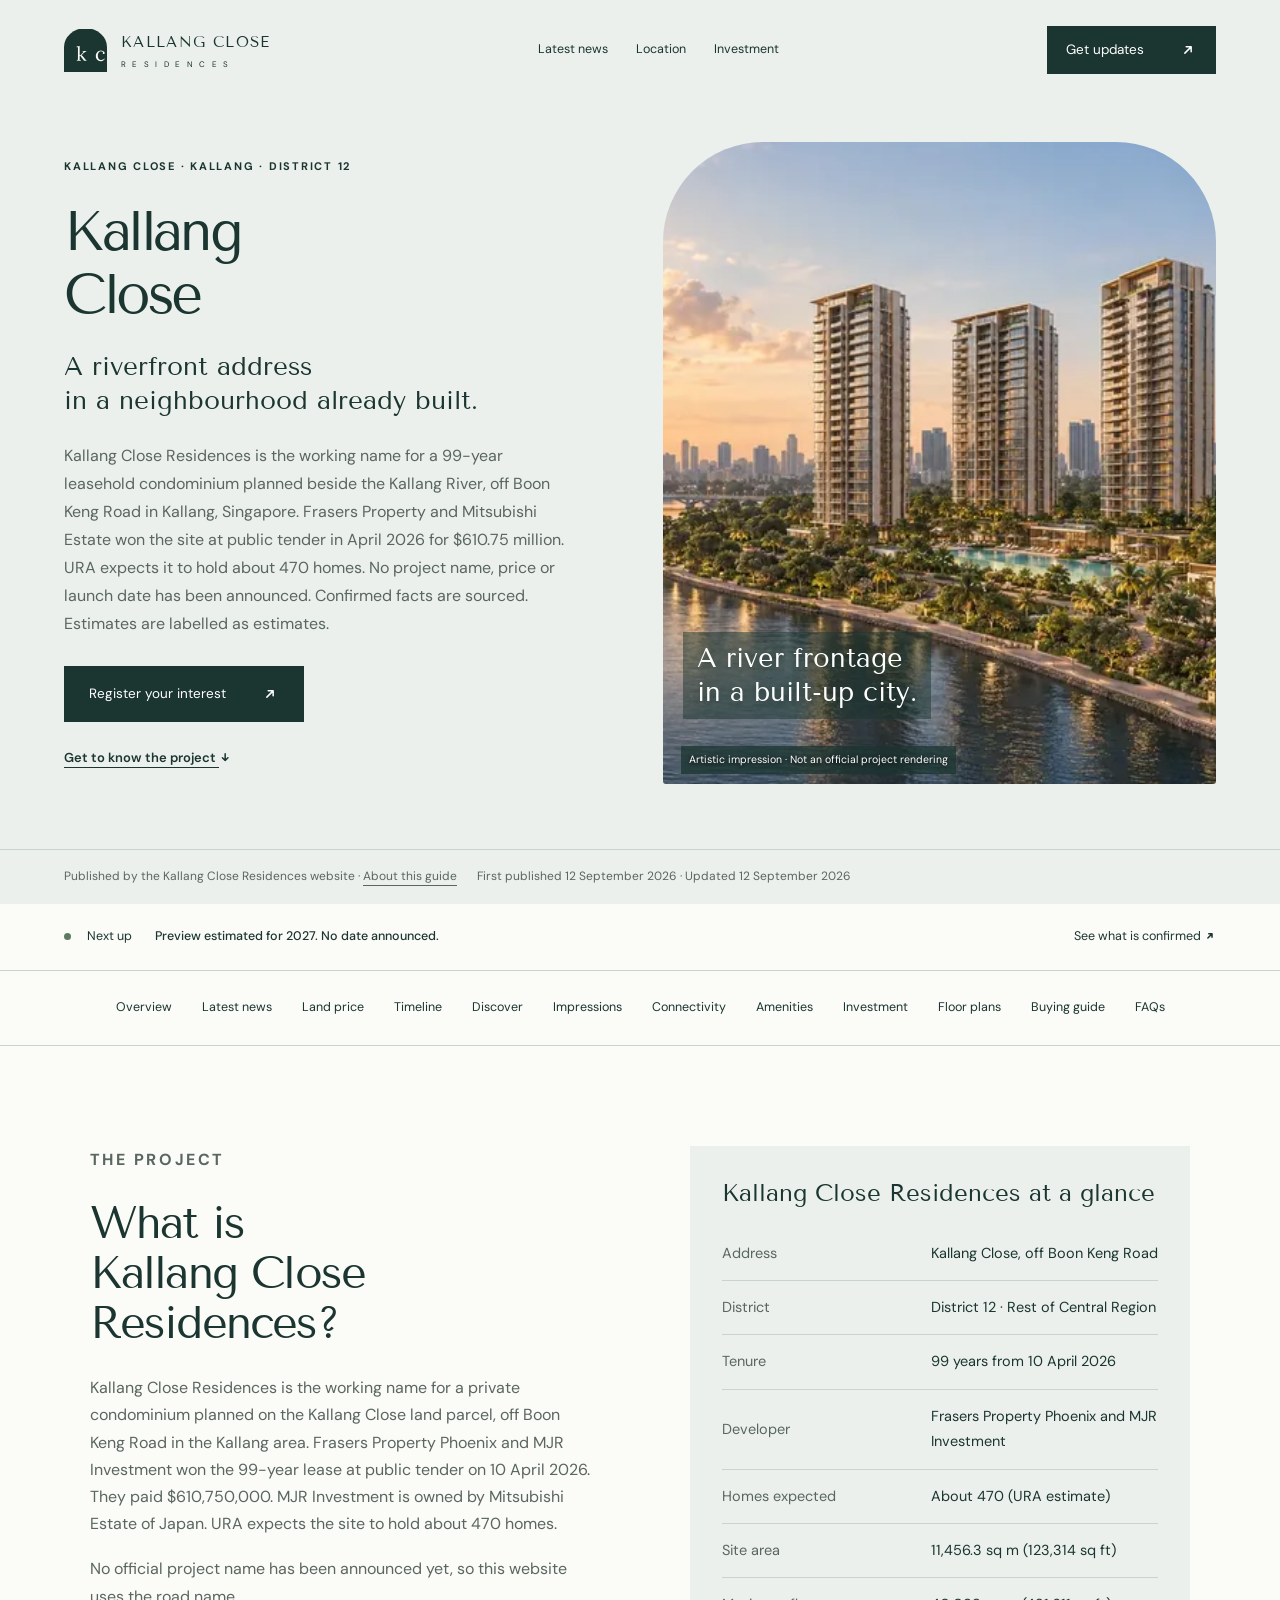
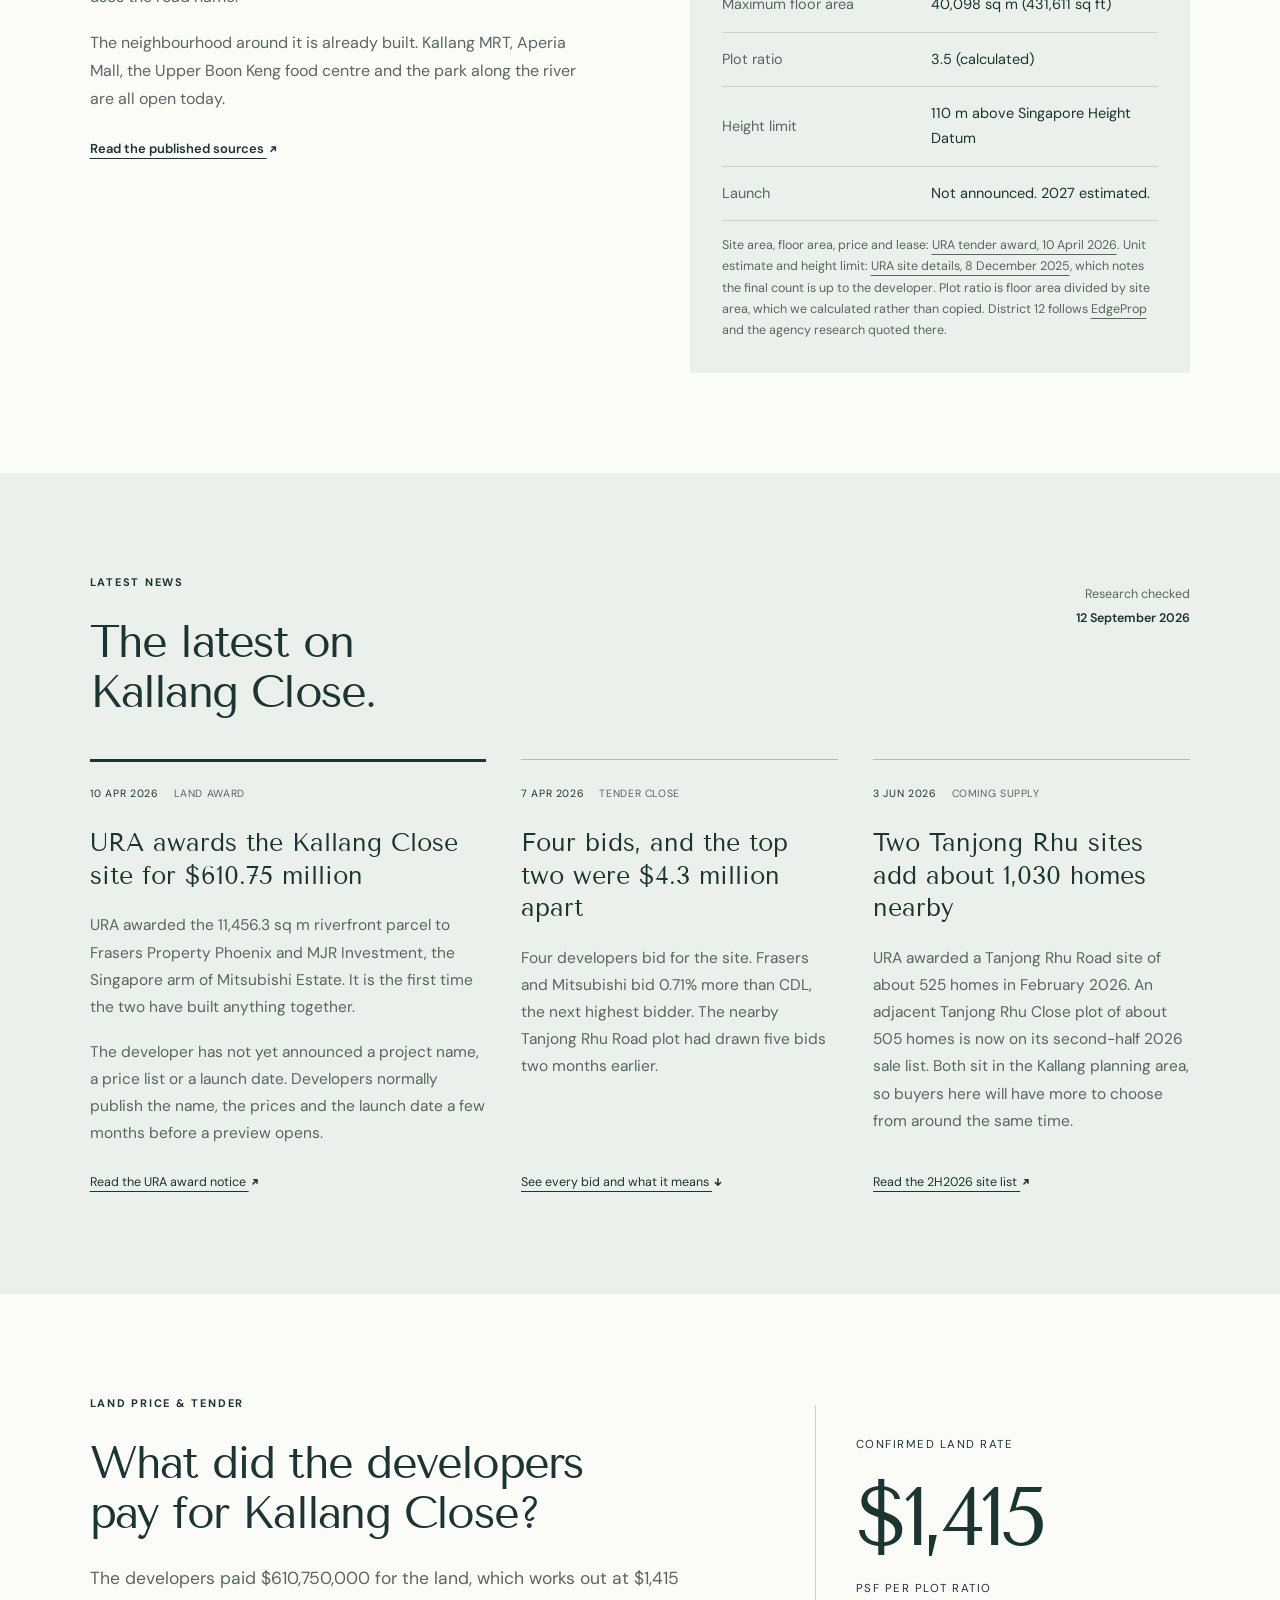
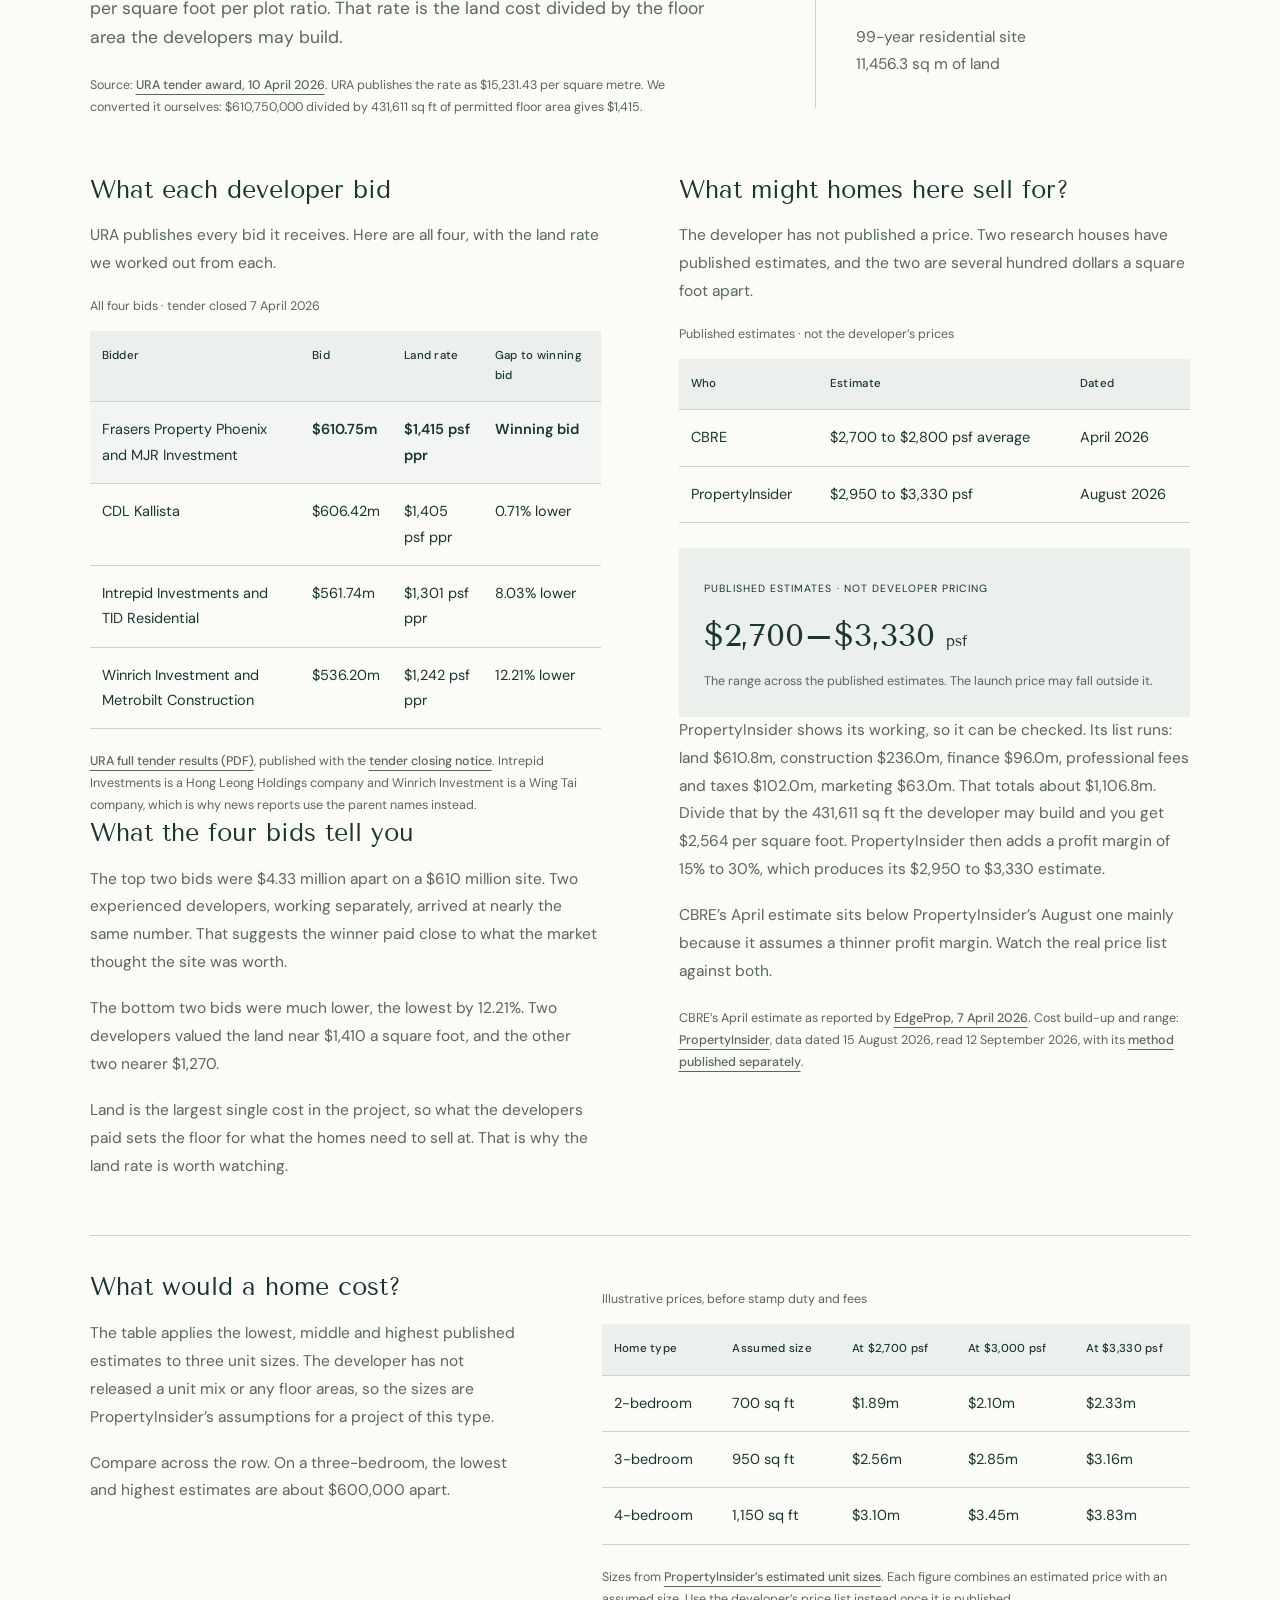
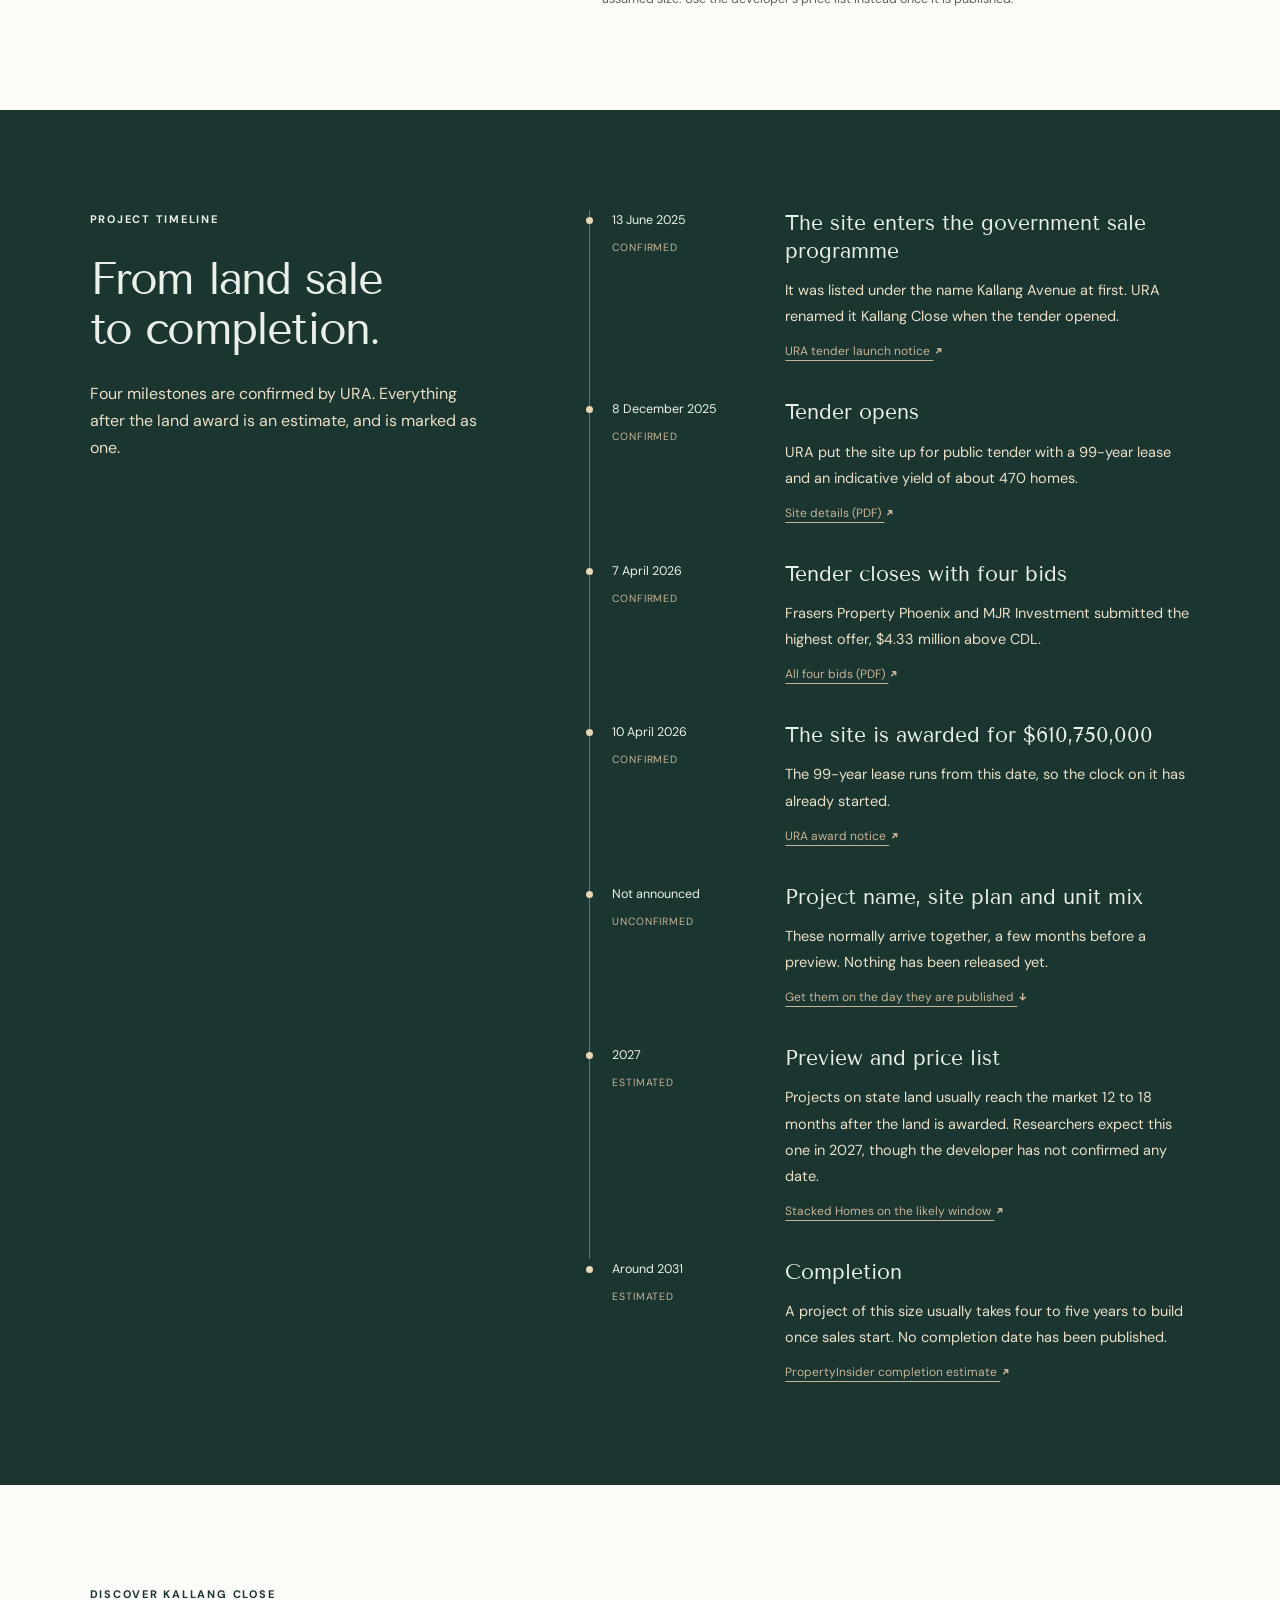
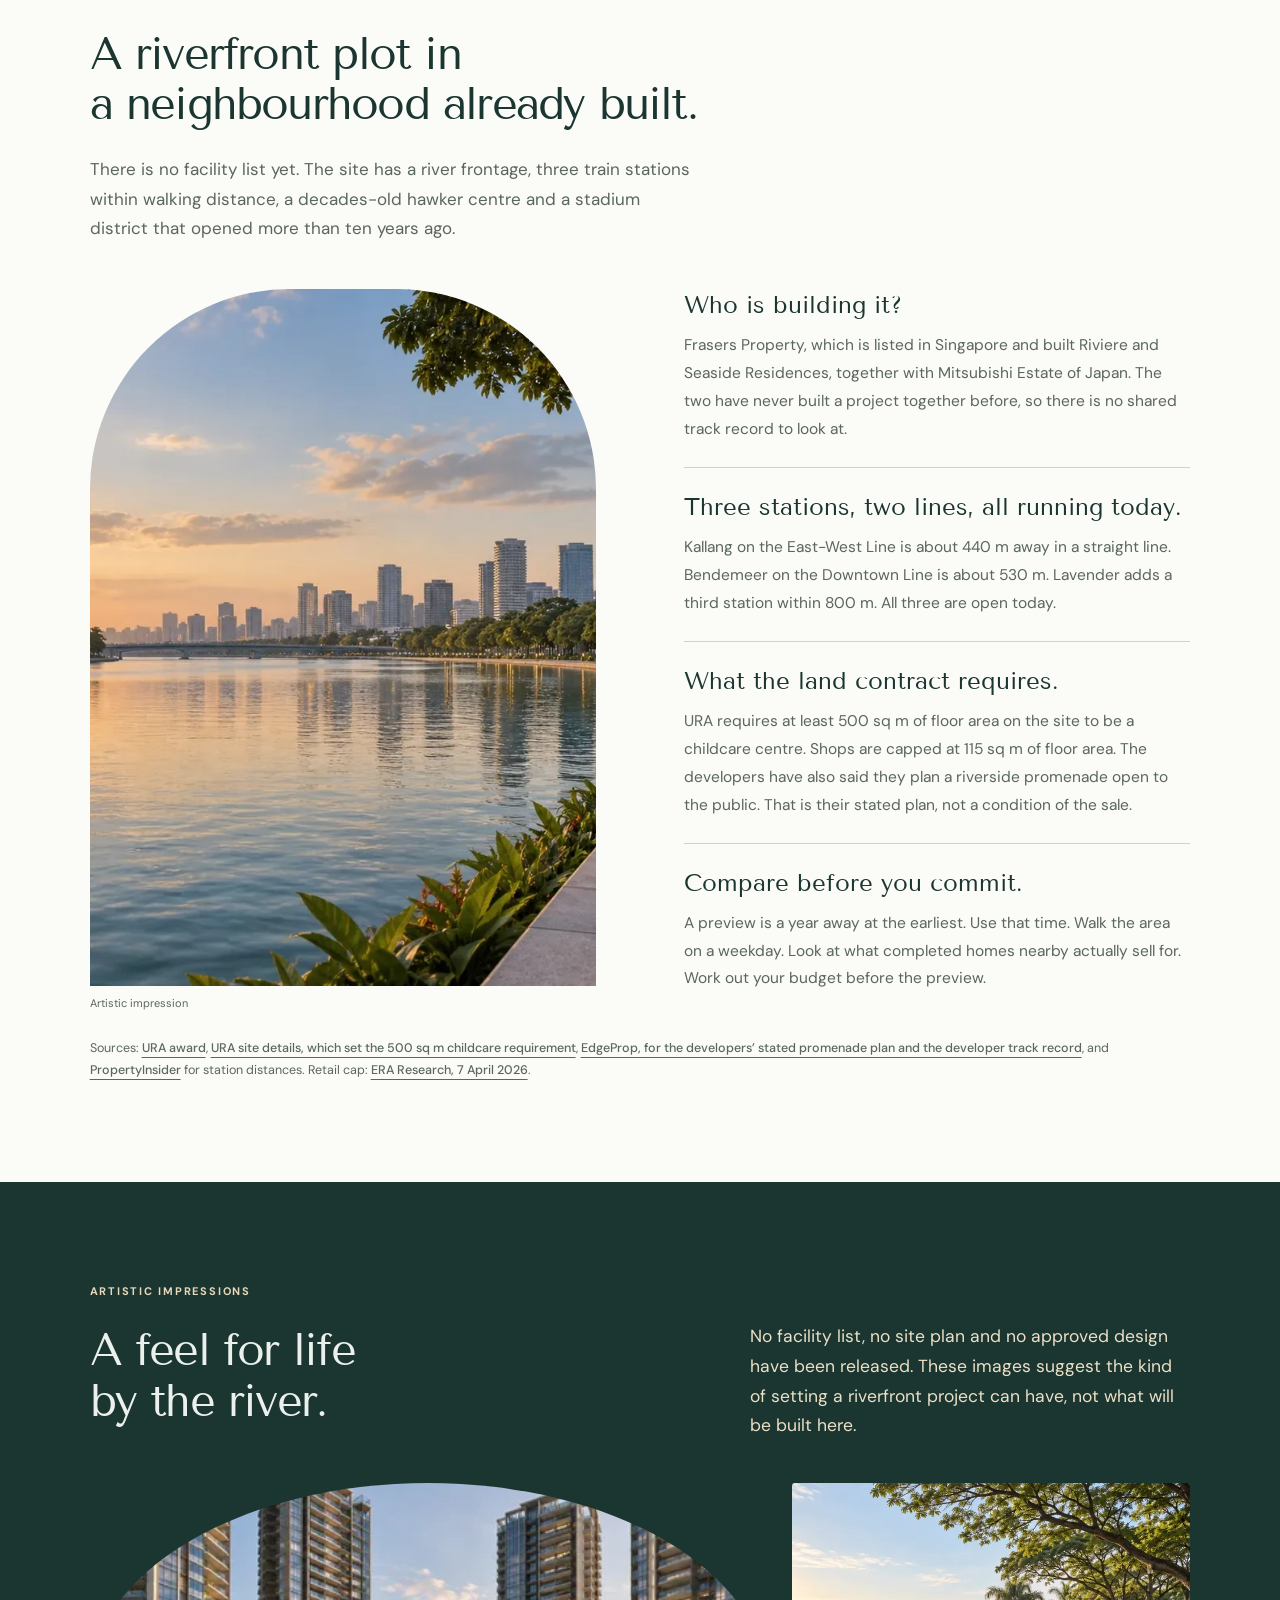
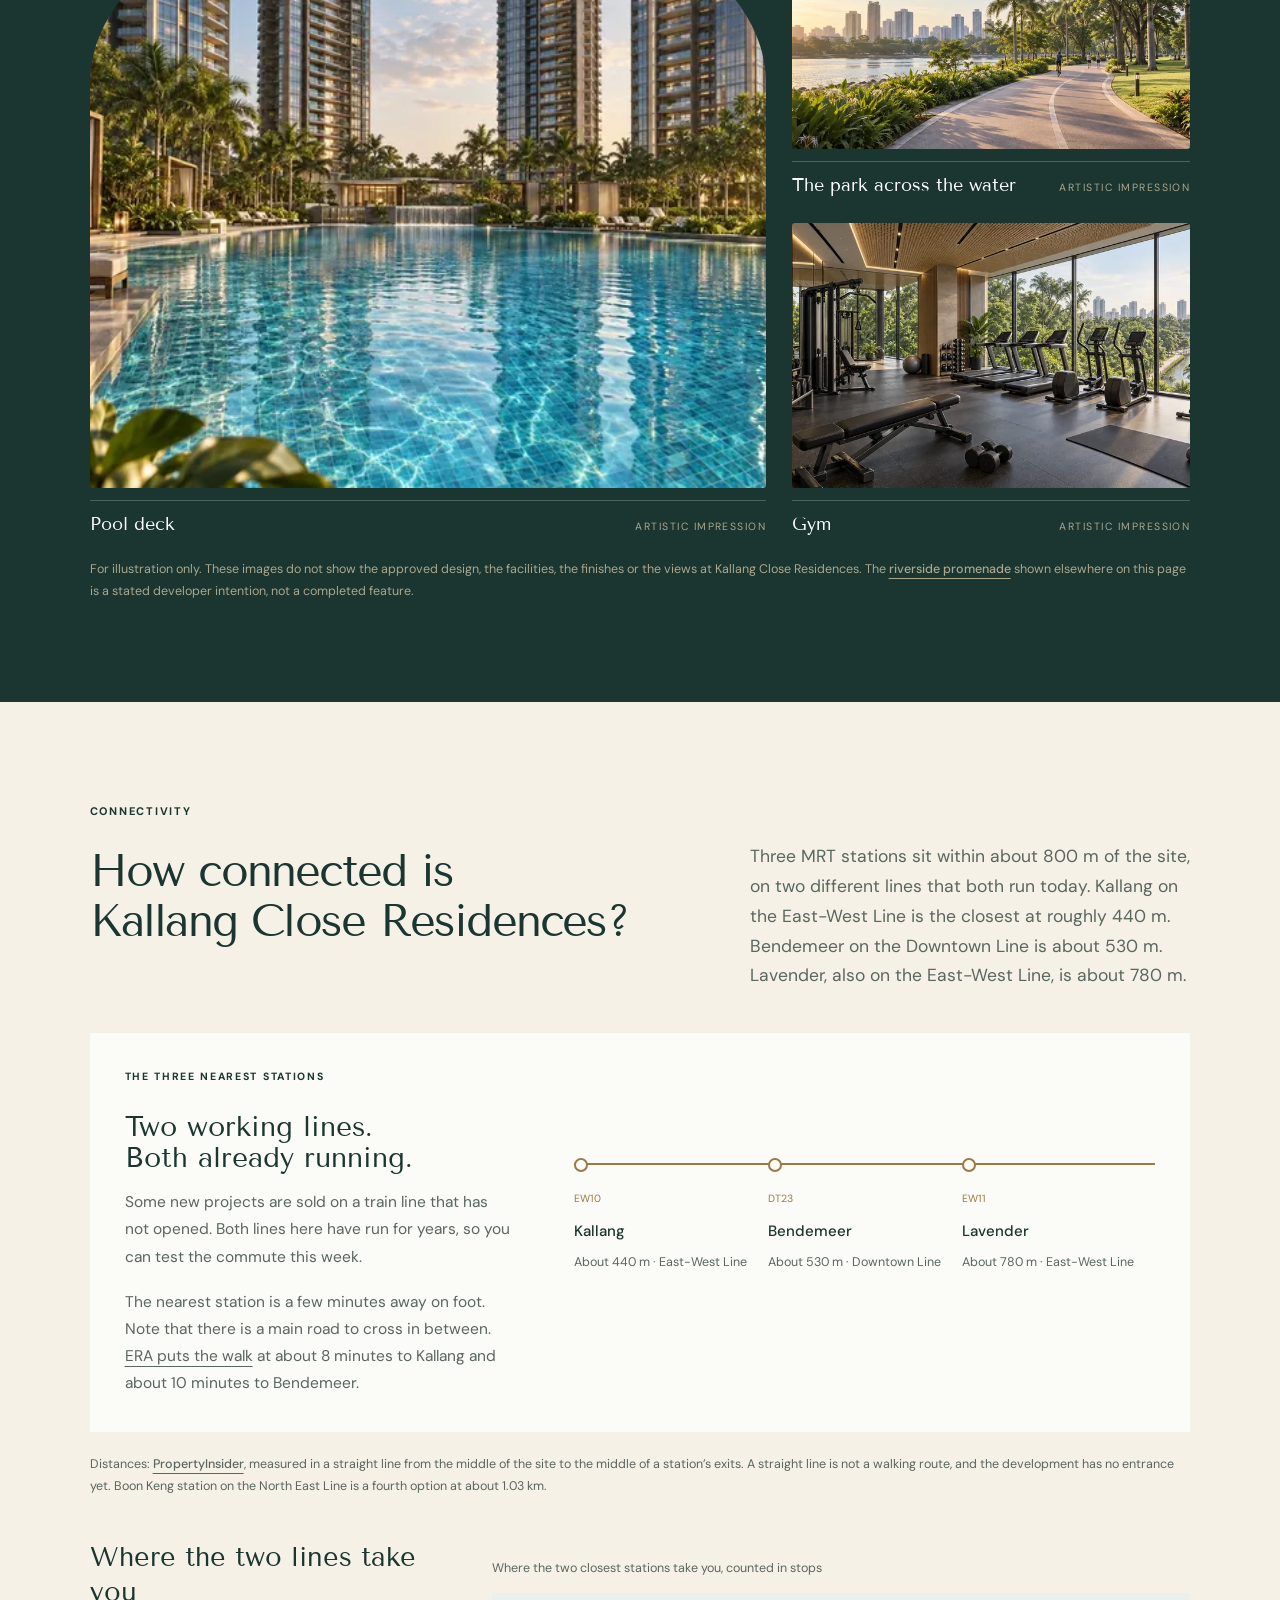
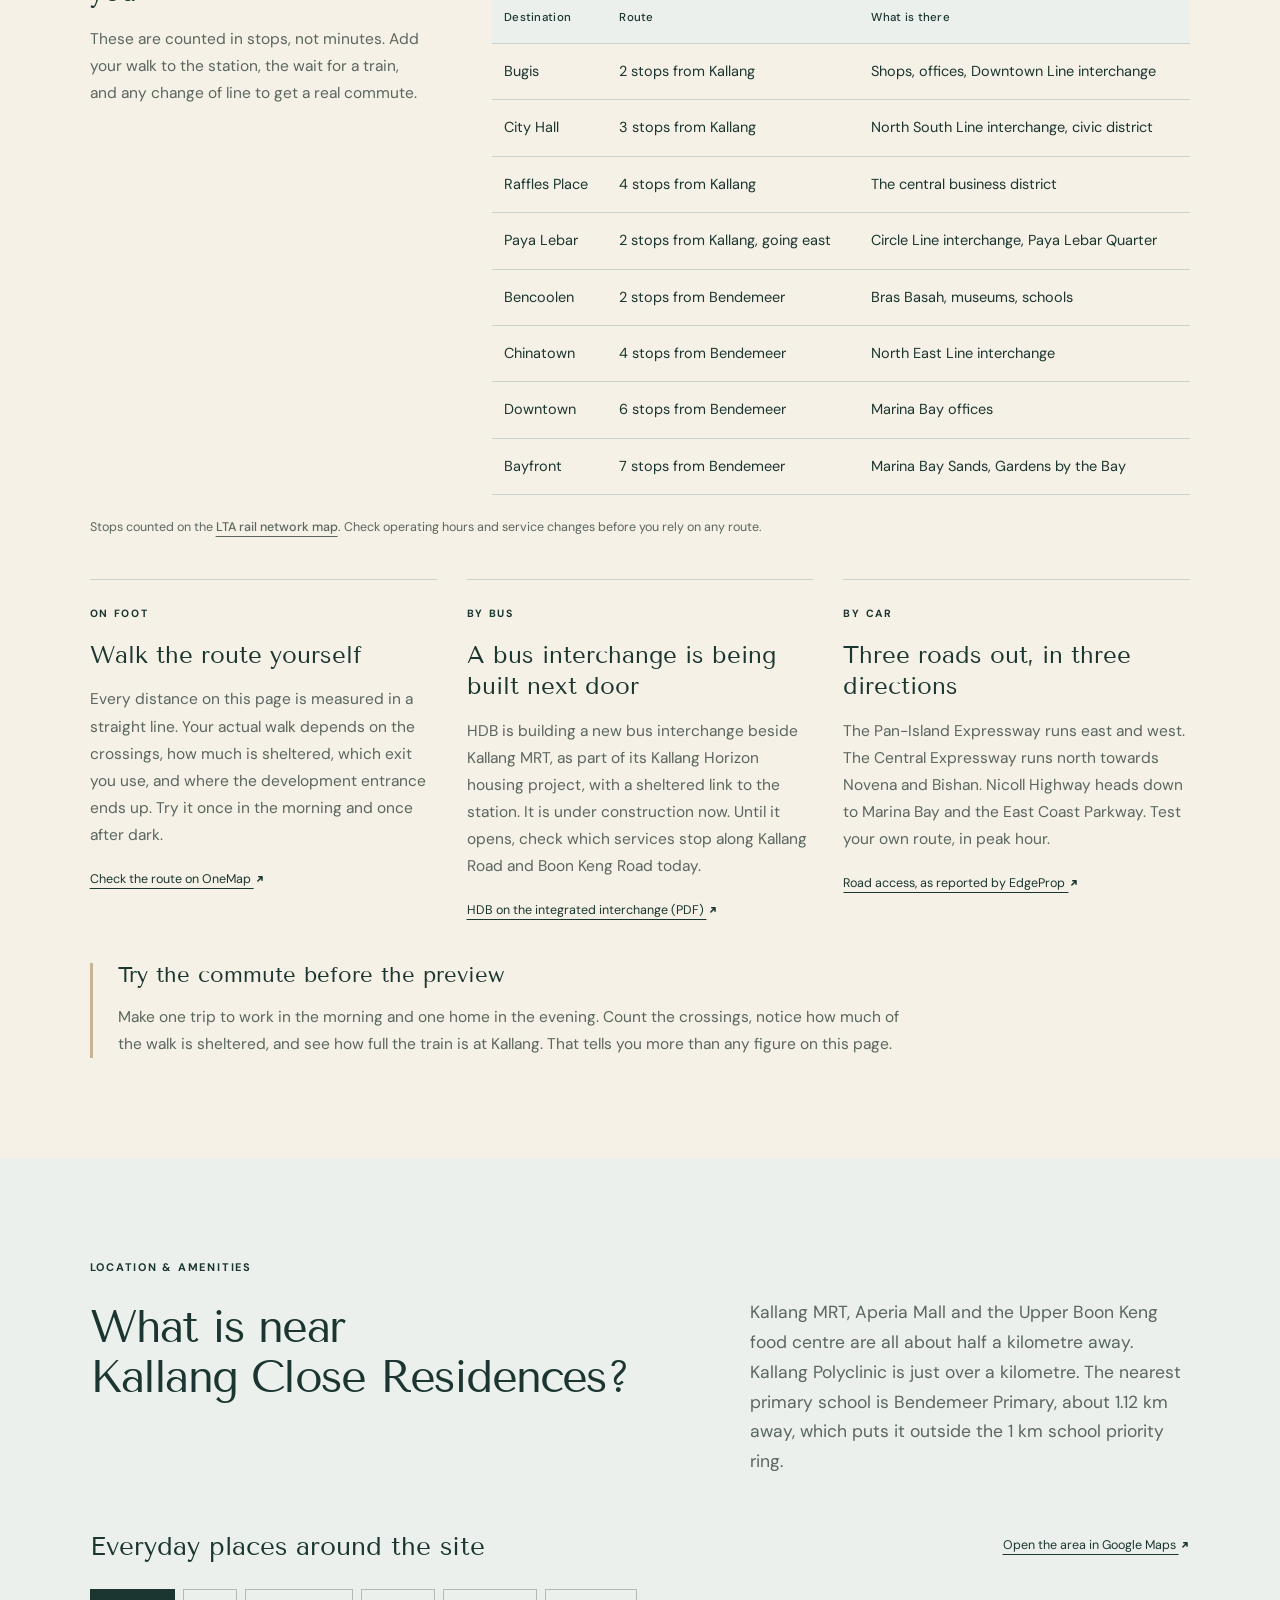
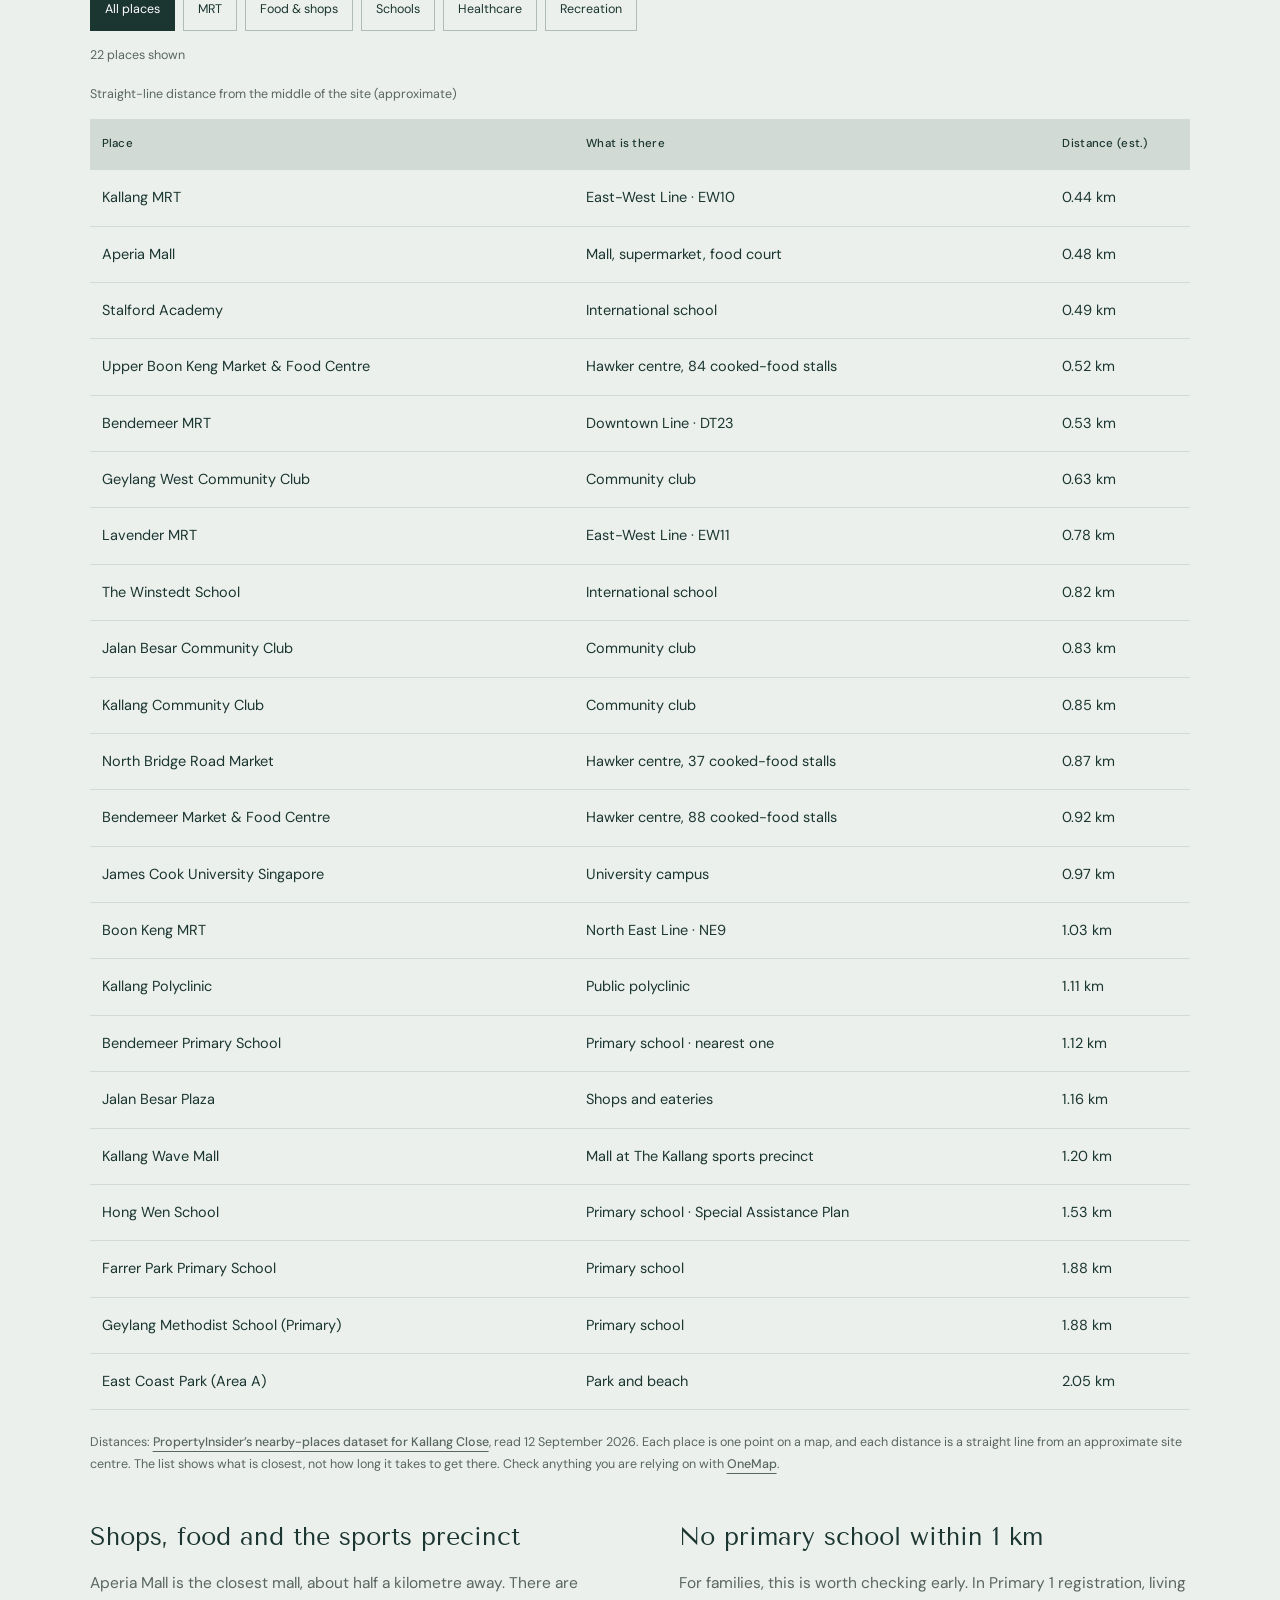
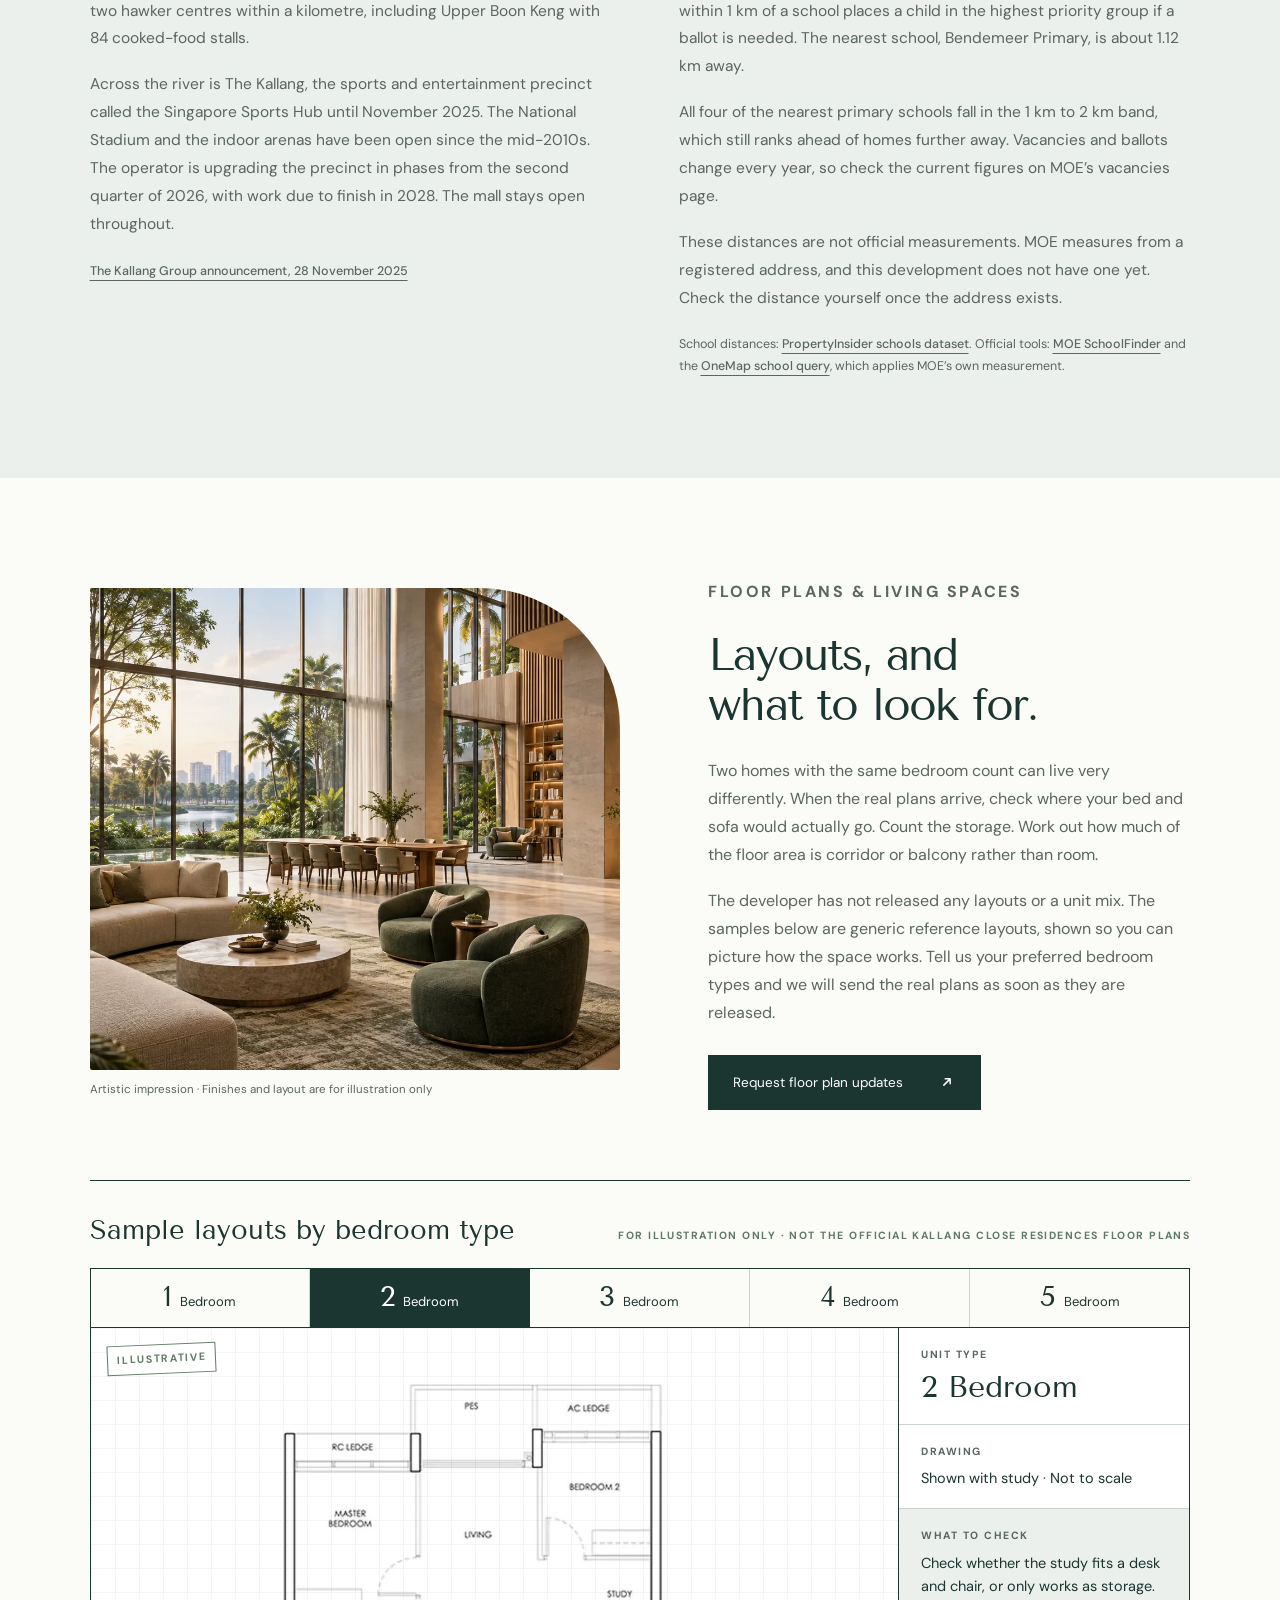
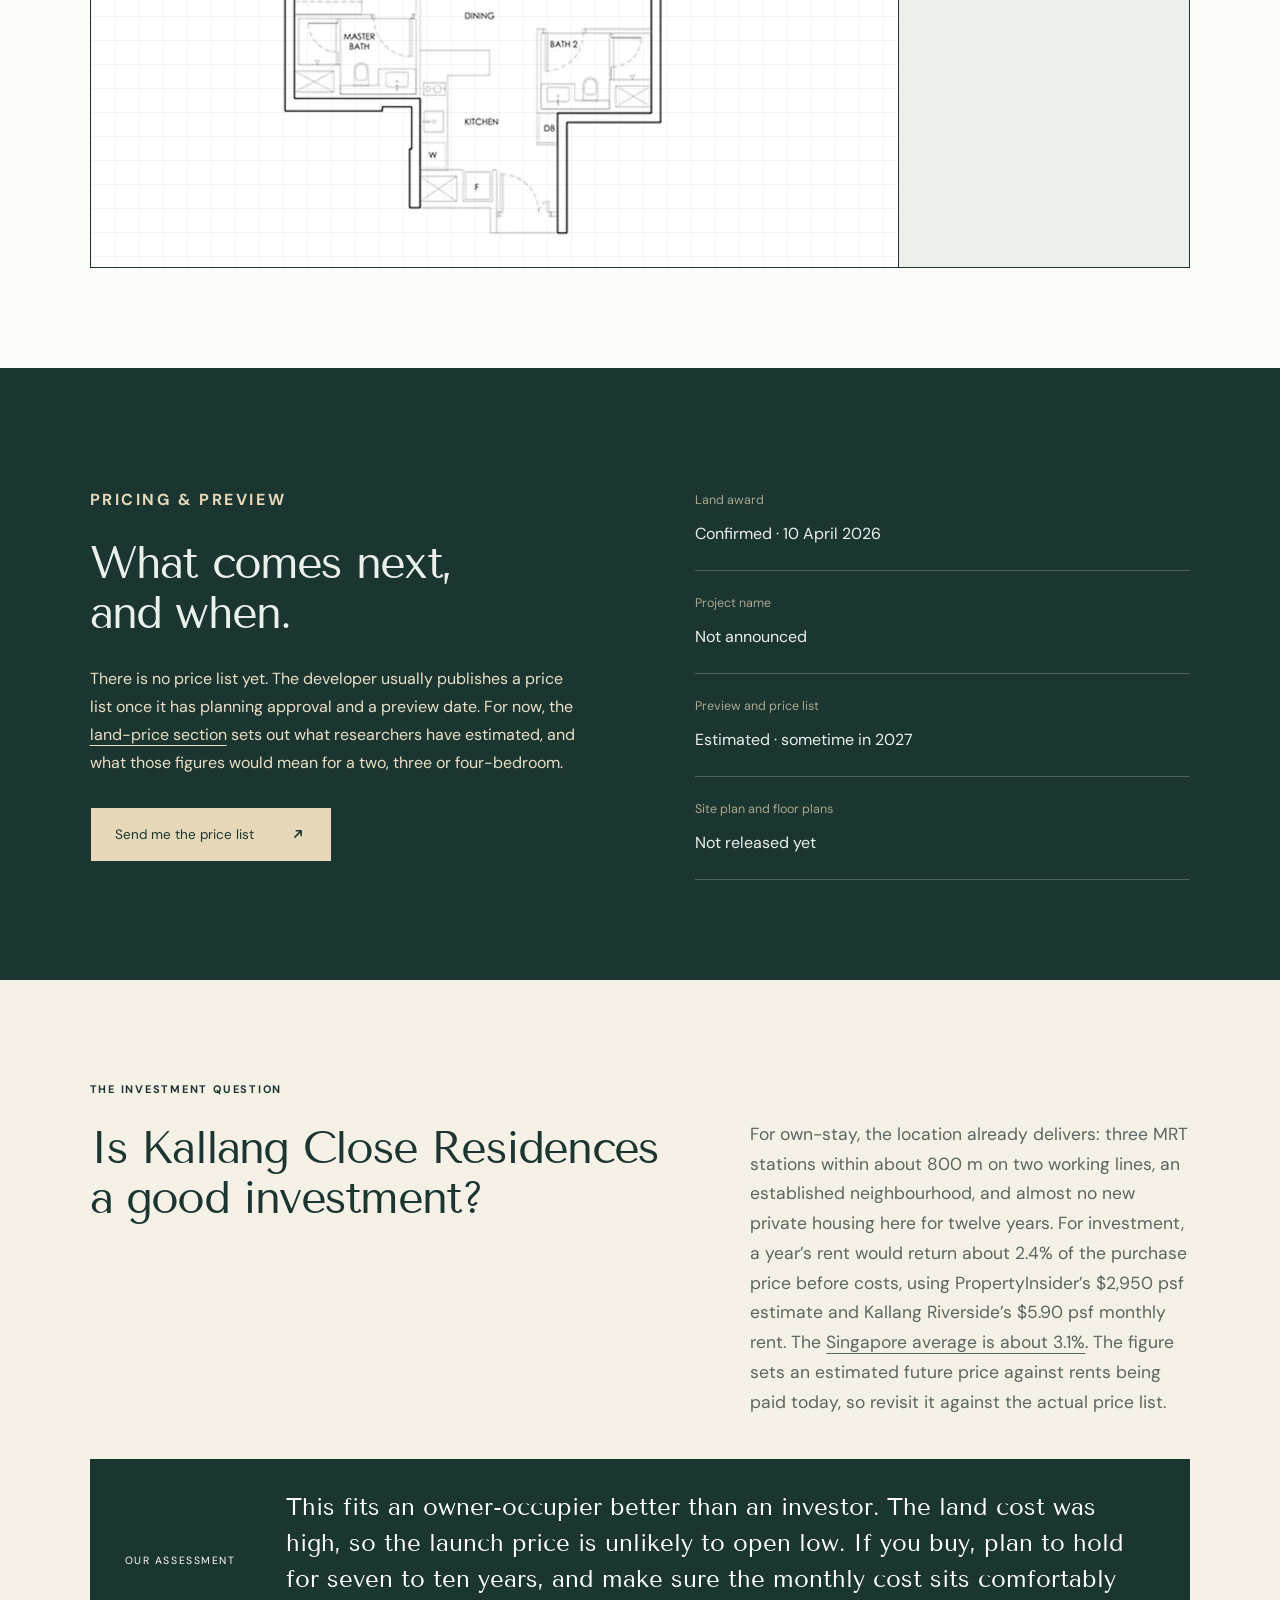
<file: index.html>
<!doctype html><html lang="en-SG"><head><meta charset="utf-8"><meta name="viewport" content="width=device-width,initial-scale=1"><title>Kallang Close Residences | Kallang River Launch Guide</title><meta name="description" content="Kallang Close Residences: Frasers and Mitsubishi won this Kallang riverfront site in Singapore at $1,415 psf ppr. About 470 homes, 99-year lease."><meta name="robots" content="index,follow,max-image-preview:large"><link rel="canonical" href="https://www.kallang-close-residences.com/"><link rel="alternate" hreflang="en-sg" href="https://www.kallang-close-residences.com/"><link rel="alternate" hreflang="x-default" href="https://www.kallang-close-residences.com/"><meta property="og:type" content="website"><meta property="og:locale" content="en_SG"><meta property="og:title" content="Kallang Close Residences | A Kallang riverfront site in Singapore"><meta property="og:description" content="The tender result, the land cost and the walk to three MRT stations at this Kallang riverfront site in Singapore."><meta property="og:url" content="https://www.kallang-close-residences.com/"><meta property="og:image" content="https://www.kallang-close-residences.com/assets/og-image.jpg"><meta property="og:image:alt" content="Kallang Close Residences wordmark over an artistic impression of riverfront towers beside the Kallang River"><meta property="og:image:width" content="1200"><meta property="og:image:height" content="630"><meta name="twitter:card" content="summary_large_image"><link rel="icon" href="/assets/favicon.svg" type="image/svg+xml"><link rel="apple-touch-icon" href="/assets/apple-touch-icon.png"><link rel="preconnect" href="https://fonts.googleapis.com"><link rel="preconnect" href="https://fonts.gstatic.com" crossorigin><link href="https://fonts.googleapis.com/css2?family=DM+Sans:wght@400;500;600;700&family=Tenor+Sans&display=swap" rel="stylesheet"><link rel="stylesheet" href="/assets/site.css"><link rel="stylesheet" href="/assets/research.css"><link rel="stylesheet" href="/assets/guide.css"><link rel="stylesheet" href="/assets/theme.css"><script type="application/ld+json">{"@context": "https://schema.org", "@graph": [{"@type": "WebSite", "@id": "https://www.kallang-close-residences.com/#website", "url": "https://www.kallang-close-residences.com/", "name": "Kallang Close Residences", "inLanguage": "en-SG"}, {"@type": "WebPage", "@id": "https://www.kallang-close-residences.com/#webpage", "url": "https://www.kallang-close-residences.com/", "name": "Kallang Close Residences | Kallang River Launch Guide", "dateModified": "2026-09-12", "isPartOf": {"@id": "https://www.kallang-close-residences.com/#website"}, "about": {"@type": "ApartmentComplex", "name": "Kallang Close Residences", "alternateName": ["Kallang Close GLS", "Kallang Close condo", "Kallang Close new launch", "Boon Keng new launch", "Kallang MRT condo", "Kallang riverfront condo"], "address": {"@type": "PostalAddress", "streetAddress": "Kallang Close", "addressLocality": "Kallang", "addressRegion": "Central Region", "addressCountry": {"@type": "Country", "name": "Singapore"}}, "numberOfAvailableAccommodationUnits": {"@type": "QuantitativeValue", "value": 470, "description": "URA indicative yield. The developer has not confirmed a unit count."}, "containedInPlace": {"@type": "Place", "name": "Kallang, Singapore"}}, "mainEntity": {"@id": "https://www.kallang-close-residences.com/#guide"}, "hasPart": [{"@type": "WebPageElement", "@id": "https://www.kallang-close-residences.com/#overview", "name": "What is Kallang Close Residences"}, {"@type": "WebPageElement", "@id": "https://www.kallang-close-residences.com/#land-price", "name": "Land price and tender result"}, {"@type": "WebPageElement", "@id": "https://www.kallang-close-residences.com/#timeline", "name": "Project timeline"}, {"@type": "WebPageElement", "@id": "https://www.kallang-close-residences.com/#connectivity", "name": "Connectivity"}, {"@type": "WebPageElement", "@id": "https://www.kallang-close-residences.com/#location", "name": "What is nearby"}, {"@type": "WebPageElement", "@id": "https://www.kallang-close-residences.com/#floor-plans", "name": "Floor plans"}, {"@type": "WebPageElement", "@id": "https://www.kallang-close-residences.com/#investment", "name": "Investment analysis"}, {"@type": "WebPageElement", "@id": "https://www.kallang-close-residences.com/#secure-a-unit", "name": "How to secure a unit"}], "inLanguage": "en-SG"}, {"@type": "Organization", "@id": "https://www.kallang-close-residences.com/#publisher", "name": "Kallang Close Residences website", "url": "https://www.kallang-close-residences.com/", "description": "Independent project information and enquiry website for Kallang Close.", "areaServed": {"@type": "Country", "name": "Singapore"}}, {"@type": "Article", "@id": "https://www.kallang-close-residences.com/#guide", "headline": "Kallang Close Residences: tender result, land cost, connectivity and buying guide", "description": "What the Kallang Close site sold for, what URA requires on it, how far the three nearby MRT stations are, what published launch-price estimates say, and what the developer has not released.", "datePublished": "2026-09-12", "dateModified": "2026-09-12", "inLanguage": "en-SG", "author": {"@id": "https://www.kallang-close-residences.com/#publisher"}, "publisher": {"@id": "https://www.kallang-close-residences.com/#publisher"}, "mainEntityOfPage": {"@id": "https://www.kallang-close-residences.com/#webpage"}, "image": "https://www.kallang-close-residences.com/assets/residences-perspective.webp", "about": {"@type": "ApartmentComplex", "name": "Kallang Close Residences"}, "articleSection": ["Project overview", "Latest news", "Land price", "Timeline", "Connectivity", "Amenities", "Investment", "Buying guide"]}, {"@type": "FAQPage", "@id": "https://www.kallang-close-residences.com/#faq", "isPartOf": {"@id": "https://www.kallang-close-residences.com/#webpage"}, "mainEntity": [{"@type": "Question", "name": "What is Kallang Close Residences?", "acceptedAnswer": {"@type": "Answer", "text": "Kallang Close Residences is the working name for a private condominium planned beside the Kallang River, off Boon Keng Road. Frasers Property Phoenix and MJR Investment won the 99-year lease at public tender on 10 April 2026. They paid $610,750,000. MJR Investment is owned by Mitsubishi Estate of Japan. URA expects the site to hold about 470 homes. The developer has not announced an official project name, so the road name is used instead."}}, {"@type": "Question", "name": "Where is Kallang Close Residences located?", "acceptedAnswer": {"@type": "Answer", "text": "The site is on Kallang Close, off Boon Keng Road, in the Kallang planning area. The plot runs along the Kallang River. Kallang MRT is the nearest station, about 440 m away in a straight line, with Bendemeer and Lavender stations also within about 800 m."}}, {"@type": "Question", "name": "Who is the developer of Kallang Close Residences?", "acceptedAnswer": {"@type": "Answer", "text": "A joint venture between Frasers Property Phoenix Pte. Ltd. and MJR Investment Pte. Ltd., the Singapore arm of Mitsubishi Estate. Frasers Property is listed in Singapore and has built Riviere, Seaside Residences and Parc Greenwich. This is the first project the two companies have built together, so there is no completed track record for the pairing."}}, {"@type": "Question", "name": "How much did the Kallang Close site sell for?", "acceptedAnswer": {"@type": "Answer", "text": "$610,750,000, awarded on 10 April 2026. That works out at about $1,415 per square foot per plot ratio. The rate spreads the land price across the 431,611 sq ft of floor area the developer may build. Four groups bid. CDL came second at $606,419,000, a gap of 0.71%."}}, {"@type": "Question", "name": "How many homes will Kallang Close Residences have?", "acceptedAnswer": {"@type": "Answer", "text": "About 470, according to URA's own indicative figure when it put the site up for sale. URA states that the actual number is up to the developer. The final number will be confirmed when the plans are approved."}}, {"@type": "Question", "name": "When will Kallang Close Residences launch?", "acceptedAnswer": {"@type": "Answer", "text": "No date has been announced. Most projects launch 12 to 18 months after the land is awarded. For an April 2026 award, that means 2027. No date has been confirmed."}}, {"@type": "Question", "name": "When is Kallang Close Residences expected to be completed?", "acceptedAnswer": {"@type": "Answer", "text": "No completion date has been published by URA or the developer. Building normally takes four to five years from the start of sales, so researchers expect completion around 2031. That is an estimate only."}}, {"@type": "Question", "name": "How much will Kallang Close Residences cost per square foot?", "acceptedAnswer": {"@type": "Answer", "text": "There is no price list. Two research houses have published estimates, and they do not agree. CBRE put the likely average at $2,700 to $2,800 psf in April 2026. PropertyInsider published a range of $2,950 to $3,330 psf in August 2026. The gap comes mostly from different assumptions about the developer's profit margin."}}, {"@type": "Question", "name": "How much would a 3-bedroom at Kallang Close Residences cost?", "acceptedAnswer": {"@type": "Answer", "text": "No prices exist yet. For a three-bedroom of about 950 sq ft, the published estimates suggest $2.56m to $3.16m. Both the price and the size are assumptions."}}, {"@type": "Question", "name": "What is the tenure of Kallang Close Residences?", "acceptedAnswer": {"@type": "Answer", "text": "A 99-year lease, running from 10 April 2026, the date the site was awarded. So the lease started running in April 2026. The sale documents will state how many years remain."}}, {"@type": "Question", "name": "Which MRT stations are near Kallang Close Residences?", "acceptedAnswer": {"@type": "Answer", "text": "Three stations are within about 800 m of the site, on two operating lines. Kallang on the East-West Line is about 440 m away. Bendemeer on the Downtown Line is about 530 m. Lavender, also on the East-West Line, is about 780 m. Boon Keng on the North East Line is a fourth option at about 1.03 km. These are straight-line distances, so the real walk is longer."}}, {"@type": "Question", "name": "Is there a primary school within 1 km of Kallang Close Residences?", "acceptedAnswer": {"@type": "Answer", "text": "No. The nearest is Bendemeer Primary School, about 1.12 km away on research data. It is just outside the 1 km ring that gives priority in Primary 1 registration. Hong Wen School, Farrer Park Primary and Geylang Methodist (Primary) are all in the 1 km to 2 km band. Vacancies and ballots change every year, so check the current figures on MOE’s vacancies page. Check the official distance on MOE SchoolFinder once the development has an address."}}, {"@type": "Question", "name": "What does the land contract require the developer to build?", "acceptedAnswer": {"@type": "Answer", "text": "URA set two conditions on the site. At least 500 sq m of floor area must be used for a childcare centre, and buildings cannot rise more than 110 m above sea level. ERA's research adds that shops are capped at 115 sq m. The developers have also mentioned plans for a public riverside promenade."}}, {"@type": "Question", "name": "Are the images on this page actual views of the development?", "acceptedAnswer": {"@type": "Answer", "text": "No. Every image here is an artistic impression. They show the kind of setting a riverfront project can have, not the approved design, facilities, finishes or views at Kallang Close Residences. The floor plans shown are illustrative layouts, not the developer's plans."}}, {"@type": "Question", "name": "Does registering interest reserve a unit at Kallang Close Residences?", "acceptedAnswer": {"@type": "Answer", "text": "No. The form sends us your details and what you are looking for. It does not hold a unit for you or give you priority in a ballot. Units are allocated through the developer's own booking procedure, which has not been published."}}]}]}</script><script id="site-config" type="application/json">{"endpoint":"https://script.google.com/macros/s/AKfycbwRrliMuYxAvWkTNqvx1vUOxiwmxZ1F77TsIZoMb4tlcSPYy7JWtCxVSyvwcCFhMW3X/exec","sources":{"page":"kallang-close-residences.com Page Form","lightbox":"kallang-close-residences.com Lightbox"}}</script><script src="/assets/site.js" defer></script></head><body><a class="skip" href="#main">Skip to content</a>
<header class="header"><a class="brand" href="/" aria-label="Kallang Close Residences home"><img class="brand-icon" src="/assets/favicon.svg" width="43" height="51" alt=""><span>KALLANG CLOSE<small>R E S I D E N C E S</small></span></a><nav aria-label="Main navigation"><a href="#latest-news">Latest news</a><a href="#location">Location</a><a href="#investment">Investment</a></nav><button class="button compact" data-open>Get updates <svg class="i" viewBox="0 0 20 20" aria-hidden="true" focusable="false"><path d="M6.5 13.5l7-7M8 6.5h5.5V12"/></svg></button></header>
<main id="main"><section class="hero"><div class="hero-copy"><p class="eyebrow">KALLANG CLOSE · KALLANG · DISTRICT 12</p><h1>Kallang <br>Close</h1><p class="hero-line">A riverfront address <br>in a neighbourhood already built.</p><p class="intro">Kallang Close Residences is the working name for a 99-year leasehold condominium planned beside the Kallang River, off Boon Keng Road in Kallang, Singapore. Frasers Property and Mitsubishi Estate won the site at public tender in April 2026 for $610.75 million. URA expects it to hold about 470 homes. No project name, price or launch date has been announced. Confirmed facts are sourced. Estimates are labelled as estimates.</p><button class="button" data-open>Register your interest <svg class="i" viewBox="0 0 20 20" aria-hidden="true" focusable="false"><path d="M6.5 13.5l7-7M8 6.5h5.5V12"/></svg></button><a class="text-link" href="#overview">Get to know the project&nbsp;<svg class="i" viewBox="0 0 20 20" aria-hidden="true" focusable="false"><path d="M10 4.5v11M5.5 11l4.5 4.5 4.5-4.5"/></svg></a></div><figure class="hero-art"><img src="/assets/residences-perspective.webp" srcset="/assets/residences-perspective-small.webp 800w, /assets/residences-perspective.webp 1536w" sizes="(max-width:760px) 100vw, 52vw" width="1536" height="864" fetchpriority="high" alt="Artistic impression of four riverfront residential towers beside a river at sunset, with a pool deck and gardens along the water and the city skyline behind"><figcaption>Artistic impression · Not an official project rendering</figcaption><span class="image-note" aria-hidden="true">A river frontage <br>in a built-up city.</span></figure></section>
<p class="guide-byline">Published by the Kallang Close Residences website · <a href="#editorial-note">About this guide</a><br>First published <time datetime="2026-09-12">12 September 2026</time> · Updated <time datetime="2026-09-12">12 September 2026</time></p><div class="launch-strip"><span class="status-dot"></span><p>Next up <strong>Preview estimated for 2027. No date announced.</strong></p><a href="#pricing">See what is confirmed <svg class="i" viewBox="0 0 20 20" aria-hidden="true" focusable="false"><path d="M6.5 13.5l7-7M8 6.5h5.5V12"/></svg></a></div>
<nav class="section-nav" aria-label="Explore this guide"><a href="#overview">Overview</a><a href="#latest-news">Latest news</a><a href="#land-price">Land price</a><a href="#timeline">Timeline</a><a href="#discover">Discover</a><a href="#impressions">Impressions</a><a href="#connectivity">Connectivity</a><a href="#location">Amenities</a><a href="#investment">Investment</a><a href="#floor-plans">Floor plans</a><a href="#secure-a-unit">Buying guide</a><a href="#questions">FAQs</a></nav><section id="overview" class="section overview"><div><p class="eyebrow">THE PROJECT</p><h2>What is <br>Kallang Close Residences?</h2><p class="section-answer">Kallang Close Residences is the working name for a private condominium planned on the Kallang Close land parcel, off Boon Keng Road in the Kallang area. Frasers Property Phoenix and MJR Investment won the 99-year lease at public tender on 10 April 2026. They paid $610,750,000. MJR Investment is owned by Mitsubishi Estate of Japan. URA expects the site to hold about 470 homes.</p><p>No official project name has been announced yet, so this website uses the road name.</p><p>The neighbourhood around it is already built. Kallang MRT, Aperia Mall, the Upper Boon Keng food centre and the park along the river are all open today.</p><a class="text-link" href="#sources">Read the published sources&nbsp;<svg class="i" viewBox="0 0 20 20" aria-hidden="true" focusable="false"><path d="M6.5 13.5l7-7M8 6.5h5.5V12"/></svg></a></div><div class="facts"><table><caption>Kallang Close Residences at a glance</caption><tbody><tr><th scope="row">Address</th><td>Kallang Close, off Boon Keng Road</td></tr><tr><th scope="row">District</th><td>District 12 · Rest of Central Region</td></tr><tr><th scope="row">Tenure</th><td>99 years from 10 April 2026</td></tr><tr><th scope="row">Developer</th><td>Frasers Property Phoenix and MJR Investment</td></tr><tr><th scope="row">Homes expected</th><td>About 470 (URA estimate)</td></tr><tr><th scope="row">Site area</th><td>11,456.3 sq m (123,314 sq ft)</td></tr><tr><th scope="row">Maximum floor area</th><td>40,098 sq m (431,611 sq ft)</td></tr><tr><th scope="row">Plot ratio</th><td>3.5 (calculated)</td></tr><tr><th scope="row">Height limit</th><td>110 m above Singapore Height Datum</td></tr><tr><th scope="row">Launch</th><td>Not announced. 2027 estimated.</td></tr></tbody></table><p class="small">Site area, floor area, price and lease: <a href="https://www.ura.gov.sg/news/media/pr26-29/" target="_blank" rel="noopener">URA tender award, 10 April 2026</a>. Unit estimate and height limit: <a href="https://isomer-user-content.by.gov.sg/467/f5a5d42c-67f7-4941-8838-136c120ea8b4/pr25-67a.pdf" target="_blank" rel="noopener">URA site details, 8 December 2025</a>, which notes the final count is up to the developer. Plot ratio is floor area divided by site area, which we calculated rather than copied. District 12 follows <a href="https://www.edgeprop.sg/property-news/frasers-property-mitsubishi-estate-tops-bid-kallang-close-gls-site-1415-psf-ppr" target="_blank" rel="noopener">EdgeProp</a> and the agency research quoted there.</p></div></section>
<section id="latest-news" class="section news-section"><div class="section-heading"><div><p class="eyebrow">LATEST NEWS</p><h2>The latest on <br>Kallang Close.</h2></div><p class="updated">Research checked <br><time datetime="2026-09-12">12 September 2026</time></p></div>
    <div class="news-grid"><article class="news-lead"><div class="news-meta"><time datetime="2026-04-10">10 APR 2026</time><span>LAND AWARD</span></div><h3>URA awards the Kallang Close site for $610.75 million</h3><p>URA awarded the 11,456.3 sq m riverfront parcel to Frasers Property Phoenix and MJR Investment, the Singapore arm of Mitsubishi Estate. It is the first time the two have built anything together.</p><p>The developer has not yet announced a project name, a price list or a launch date. Developers normally publish the name, the prices and the launch date a few months before a preview opens.</p><a href="https://www.ura.gov.sg/news/media/pr26-29/" target="_blank" rel="noopener">Read the URA award notice&nbsp;<svg class="i" viewBox="0 0 20 20" aria-hidden="true" focusable="false"><path d="M6.5 13.5l7-7M8 6.5h5.5V12"/></svg></a></article>
    <article><div class="news-meta"><time datetime="2026-04-07">7 APR 2026</time><span>TENDER CLOSE</span></div><h3>Four bids, and the top two were $4.3 million apart</h3><p>Four developers bid for the site. Frasers and Mitsubishi bid 0.71% more than CDL, the next highest bidder. The nearby Tanjong Rhu Road plot had drawn five bids two months earlier.</p><a href="#land-price">See every bid and what it means&nbsp;<svg class="i" viewBox="0 0 20 20" aria-hidden="true" focusable="false"><path d="M10 4.5v11M5.5 11l4.5 4.5 4.5-4.5"/></svg></a></article>
    <article><div class="news-meta"><time datetime="2026-06-03">3 JUN 2026</time><span>COMING SUPPLY</span></div><h3>Two Tanjong Rhu sites add about 1,030 homes nearby</h3><p>URA awarded a Tanjong Rhu Road site of about 525 homes in February 2026. An adjacent Tanjong Rhu Close plot of about 505 homes is now on its second-half 2026 sale list. Both sit in the Kallang planning area, so buyers here will have more to choose from around the same time.</p><a href="https://www.edgeprop.sg/property-news/ura-offer-nine-sites-under-confirmed-list-2h2026-gls-programme" target="_blank" rel="noopener">Read the 2H2026 site list&nbsp;<svg class="i" viewBox="0 0 20 20" aria-hidden="true" focusable="false"><path d="M6.5 13.5l7-7M8 6.5h5.5V12"/></svg></a></article></div></section><section id="land-price" class="section land-section"><div class="land-intro"><div><p class="eyebrow">LAND PRICE &amp; TENDER</p><h2>What did the developers <br>pay for Kallang Close?</h2><p class="section-answer">The developers paid $610,750,000 for the land, which works out at $1,415 per square foot per plot ratio. That rate is the land cost divided by the floor area the developers may build.</p><p class="source-note">Source: <a href="https://www.ura.gov.sg/news/media/pr26-29/" target="_blank" rel="noopener">URA tender award, 10 April 2026</a>. URA publishes the rate as $15,231.43 per square metre. We converted it ourselves: $610,750,000 divided by 431,611 sq ft of permitted floor area gives $1,415.</p></div><div class="land-number"><span>CONFIRMED LAND RATE</span><strong>$1,415</strong><span>PSF PER PLOT RATIO</span><p>99-year residential site <br>11,456.3 sq m of land</p></div></div>
    <div class="research-grid"><div><h3>What each developer bid</h3><p>URA publishes every bid it receives. Here are all four, with the land rate we worked out from each.</p><div class="table-wrap"><table class="data-table bids-table"><caption>All four bids · tender closed 7 April 2026</caption><thead><tr><th scope="col">Bidder</th><th scope="col">Bid</th><th scope="col">Land rate</th><th scope="col">Gap to winning bid</th></tr></thead><tbody><tr class="highlight-row"><th scope="row">Frasers Property Phoenix and MJR Investment</th><td>$610.75m</td><td>$1,415 psf ppr</td><td>Winning bid</td></tr><tr><th scope="row">CDL Kallista</th><td>$606.42m</td><td>$1,405 psf ppr</td><td>0.71% lower</td></tr><tr><th scope="row">Intrepid Investments and TID Residential</th><td>$561.74m</td><td>$1,301 psf ppr</td><td>8.03% lower</td></tr><tr><th scope="row">Winrich Investment and Metrobilt Construction</th><td>$536.20m</td><td>$1,242 psf ppr</td><td>12.21% lower</td></tr></tbody></table></div><p class="source-note"><a href="https://isomer-user-content.by.gov.sg/467/9ccc92a7-4f51-45b9-9623-098788836c54/pr26-27a.pdf" target="_blank" rel="noopener">URA full tender results (PDF)</a>, published with the <a href="https://www.ura.gov.sg/news/media/pr26-27/" target="_blank" rel="noopener">tender closing notice</a>. Intrepid Investments is a Hong Leong Holdings company and Winrich Investment is a Wing Tai company, which is why news reports use the parent names instead.</p><h3>What the four bids tell you</h3><p>The top two bids were $4.33 million apart on a $610 million site. Two experienced developers, working separately, arrived at nearly the same number. That suggests the winner paid close to what the market thought the site was worth.</p><p>The bottom two bids were much lower, the lowest by 12.21%. Two developers valued the land near $1,410 a square foot, and the other two nearer $1,270.</p><p>Land is the largest single cost in the project, so what the developers paid sets the floor for what the homes need to sell at. That is why the land rate is worth watching.</p></div>
    <div><h3>What might homes here sell for?</h3><p>The developer has not published a price. Two research houses have published estimates, and the two are several hundred dollars a square foot apart.</p><div class="table-wrap"><table class="data-table"><caption>Published estimates · not the developer&rsquo;s prices</caption><thead><tr><th scope="col">Who</th><th scope="col">Estimate</th><th scope="col">Dated</th></tr></thead><tbody><tr><th scope="row">CBRE</th><td>$2,700 to $2,800 psf average</td><td>April 2026</td></tr><tr><th scope="row">PropertyInsider</th><td>$2,950 to $3,330 psf</td><td>August 2026</td></tr></tbody></table></div><div class="estimate-box"><span>PUBLISHED ESTIMATES · NOT DEVELOPER PRICING</span><strong>$2,700–$3,330 <small>psf</small></strong><p>The range across the published estimates. The launch price may fall outside it.</p></div><p>PropertyInsider shows its working, so it can be checked. Its list runs: land $610.8m, construction $236.0m, finance $96.0m, professional fees and taxes $102.0m, marketing $63.0m. That totals about $1,106.8m. Divide that by the 431,611 sq ft the developer may build and you get $2,564 per square foot. PropertyInsider then adds a profit margin of 15% to 30%, which produces its $2,950 to $3,330 estimate.</p><p>CBRE&rsquo;s April estimate sits below PropertyInsider&rsquo;s August one mainly because it assumes a thinner profit margin. Watch the real price list against both.</p><p class="source-note">CBRE&rsquo;s April estimate as reported by <a href="https://www.edgeprop.sg/property-news/frasers-property-mitsubishi-estate-tops-bid-kallang-close-gls-site-1415-psf-ppr" target="_blank" rel="noopener">EdgeProp, 7 April 2026</a>. Cost build-up and range: <a href="https://www.propertyinsider.sg/new-launches/kallang-close/" target="_blank" rel="noopener">PropertyInsider</a>, data dated 15 August 2026, read 12 September 2026, with its <a href="https://www.propertyinsider.sg/research/pricing-methodology/" target="_blank" rel="noopener">method published separately</a>.</p></div></div>
    <div class="price-examples"><div><h3>What would a home cost?</h3><p>The table applies the lowest, middle and highest published estimates to three unit sizes. The developer has not released a unit mix or any floor areas, so the sizes are PropertyInsider&rsquo;s assumptions for a project of this type.</p><p>Compare across the row. On a three-bedroom, the lowest and highest estimates are about $600,000 apart.</p></div><div class="table-wrap"><table class="data-table"><caption>Illustrative prices, before stamp duty and fees</caption><thead><tr><th scope="col">Home type</th><th scope="col">Assumed size</th><th scope="col">At $2,700 psf</th><th scope="col">At $3,000 psf</th><th scope="col">At $3,330 psf</th></tr></thead><tbody><tr><th scope="row">2-bedroom</th><td>700 sq ft</td><td>$1.89m</td><td>$2.10m</td><td>$2.33m</td></tr><tr><th scope="row">3-bedroom</th><td>950 sq ft</td><td>$2.56m</td><td>$2.85m</td><td>$3.16m</td></tr><tr><th scope="row">4-bedroom</th><td>1,150 sq ft</td><td>$3.10m</td><td>$3.45m</td><td>$3.83m</td></tr></tbody></table><p class="source-note">Sizes from <a href="https://www.propertyinsider.sg/new-launches/kallang-close/" target="_blank" rel="noopener">PropertyInsider&rsquo;s estimated unit sizes</a>. Each figure combines an estimated price with an assumed size. Use the developer&rsquo;s price list instead once it is published.</p></div></div></section><section id="timeline" class="section timeline-section"><div><p class="eyebrow">PROJECT TIMELINE</p><h2>From land sale <br>to completion.</h2><p class="section-answer">Four milestones are confirmed by URA. Everything after the land award is an estimate, and is marked as one.</p></div><ol class="timeline-list"><li><div class="timeline-date">13 June 2025<span>Confirmed</span></div><div><h3>The site enters the government sale programme</h3><p>It was listed under the name Kallang Avenue at first. URA renamed it Kallang Close when the tender opened.</p><a href="https://www.ura.gov.sg/news/media/pr25-67/" target="_blank" rel="noopener">URA tender launch notice&nbsp;<svg class="i" viewBox="0 0 20 20" aria-hidden="true" focusable="false"><path d="M6.5 13.5l7-7M8 6.5h5.5V12"/></svg></a></div></li><li><div class="timeline-date">8 December 2025<span>Confirmed</span></div><div><h3>Tender opens</h3><p>URA put the site up for public tender with a 99-year lease and an indicative yield of about 470 homes.</p><a href="https://isomer-user-content.by.gov.sg/467/f5a5d42c-67f7-4941-8838-136c120ea8b4/pr25-67a.pdf" target="_blank" rel="noopener">Site details (PDF)&nbsp;<svg class="i" viewBox="0 0 20 20" aria-hidden="true" focusable="false"><path d="M6.5 13.5l7-7M8 6.5h5.5V12"/></svg></a></div></li><li><div class="timeline-date">7 April 2026<span>Confirmed</span></div><div><h3>Tender closes with four bids</h3><p>Frasers Property Phoenix and MJR Investment submitted the highest offer, $4.33 million above CDL.</p><a href="https://isomer-user-content.by.gov.sg/467/9ccc92a7-4f51-45b9-9623-098788836c54/pr26-27a.pdf" target="_blank" rel="noopener">All four bids (PDF)&nbsp;<svg class="i" viewBox="0 0 20 20" aria-hidden="true" focusable="false"><path d="M6.5 13.5l7-7M8 6.5h5.5V12"/></svg></a></div></li><li><div class="timeline-date">10 April 2026<span>Confirmed</span></div><div><h3>The site is awarded for $610,750,000</h3><p>The 99-year lease runs from this date, so the clock on it has already started.</p><a href="https://www.ura.gov.sg/news/media/pr26-29/" target="_blank" rel="noopener">URA award notice&nbsp;<svg class="i" viewBox="0 0 20 20" aria-hidden="true" focusable="false"><path d="M6.5 13.5l7-7M8 6.5h5.5V12"/></svg></a></div></li><li><div class="timeline-date">Not announced<span>Unconfirmed</span></div><div><h3>Project name, site plan and unit mix</h3><p>These normally arrive together, a few months before a preview. Nothing has been released yet.</p><a href="#enquiry">Get them on the day they are published&nbsp;<svg class="i" viewBox="0 0 20 20" aria-hidden="true" focusable="false"><path d="M10 4.5v11M5.5 11l4.5 4.5 4.5-4.5"/></svg></a></div></li><li><div class="timeline-date">2027<span>Estimated</span></div><div><h3>Preview and price list</h3><p>Projects on state land usually reach the market 12 to 18 months after the land is awarded. Researchers expect this one in 2027, though the developer has not confirmed any date.</p><a href="https://stackedhomes.com/kallang-close-gls-site-2025/" target="_blank" rel="noopener">Stacked Homes on the likely window&nbsp;<svg class="i" viewBox="0 0 20 20" aria-hidden="true" focusable="false"><path d="M6.5 13.5l7-7M8 6.5h5.5V12"/></svg></a></div></li><li><div class="timeline-date">Around 2031<span>Estimated</span></div><div><h3>Completion</h3><p>A project of this size usually takes four to five years to build once sales start. No completion date has been published.</p><a href="https://www.propertyinsider.sg/new-launches/kallang-close/" target="_blank" rel="noopener">PropertyInsider completion estimate&nbsp;<svg class="i" viewBox="0 0 20 20" aria-hidden="true" focusable="false"><path d="M6.5 13.5l7-7M8 6.5h5.5V12"/></svg></a></div></li></ol></section><section id="discover" class="section discover-section"><div class="discover-heading"><p class="eyebrow">DISCOVER KALLANG CLOSE</p><h2>A riverfront plot in <br>a neighbourhood already built.</h2><p>There is no facility list yet. The site has a river frontage, three train stations within walking distance, a decades-old hawker centre and a stadium district that opened more than ten years ago.</p></div><div class="discover-layout"><figure><img src="/assets/garden-hero.webp" width="1536" height="864" loading="lazy" alt="Artistic impression of a landscaped riverside promenade at sunset, with a planted wall, lamps and people walking and cycling beside the water"><figcaption>Artistic impression</figcaption></figure><div class="discover-stories"><article><h3>Who is building it?</h3><p>Frasers Property, which is listed in Singapore and built Riviere and Seaside Residences, together with Mitsubishi Estate of Japan. The two have never built a project together before, so there is no shared track record to look at.</p></article><article><h3>Three stations, two lines, all running today.</h3><p>Kallang on the East-West Line is about 440 m away in a straight line. Bendemeer on the Downtown Line is about 530 m. Lavender adds a third station within 800 m. All three are open today.</p></article><article><h3>What the land contract requires.</h3><p>URA requires at least 500 sq m of floor area on the site to be a childcare centre. Shops are capped at 115 sq m of floor area. The developers have also said they plan a riverside promenade open to the public. That is their stated plan, not a condition of the sale.</p></article><article><h3>Compare before you commit.</h3><p>A preview is a year away at the earliest. Use that time. Walk the area on a weekday. Look at what completed homes nearby actually sell for. Work out your budget before the preview.</p></article></div></div><p class="source-note">Sources: <a href="https://www.ura.gov.sg/news/media/pr26-29/" target="_blank" rel="noopener">URA award</a>, <a href="https://isomer-user-content.by.gov.sg/467/f5a5d42c-67f7-4941-8838-136c120ea8b4/pr25-67a.pdf" target="_blank" rel="noopener">URA site details, which set the 500 sq m childcare requirement</a>, <a href="https://www.edgeprop.sg/property-news/frasers-property-mitsubishi-estate-tops-bid-kallang-close-gls-site-1415-psf-ppr" target="_blank" rel="noopener">EdgeProp, for the developers&rsquo; stated promenade plan and the developer track record</a>, and <a href="https://www.propertyinsider.sg/new-launches/kallang-close/" target="_blank" rel="noopener">PropertyInsider</a> for station distances. Retail cap: <a href="https://www.era.com.sg/research-articles/kallang-close-government-land-sale-gls-site-analysis" target="_blank" rel="noopener">ERA Research, 7 April 2026</a>.</p></section><section id="impressions" class="section impressions-section" aria-labelledby="impressions-title"><div class="section-heading"><div><p class="eyebrow">ARTISTIC IMPRESSIONS</p><h2 id="impressions-title">A feel for life <br>by the river.</h2></div><p class="section-answer">No facility list, no site plan and no approved design have been released. These images suggest the kind of setting a riverfront project can have, not what will be built here.</p></div><div class="impressions-grid" tabindex="0" aria-label="Artistic impressions, scroll sideways on small screens"><figure class="imp-lead"><img src="/assets/pool-deck.webp" srcset="/assets/pool-deck-small.webp 800w, /assets/pool-deck.webp 1536w" sizes="(max-width:760px) 86vw, 56vw" width="1536" height="864" loading="lazy" decoding="async" alt="Artistic impression of a long pool deck with cabanas and loungers under palms, with residential towers rising behind it at sunset"><figcaption><strong>Pool deck</strong><span>Artistic impression</span></figcaption></figure><figure><img src="/assets/clubhouse-lounge.webp" srcset="/assets/clubhouse-lounge-small.webp 800w, /assets/clubhouse-lounge.webp 1536w" sizes="(max-width:760px) 86vw, 32vw" width="1536" height="864" loading="lazy" decoding="async" alt="Artistic impression of a park path beside the water at sunrise, with mature trees, a cyclist and the city skyline in the distance"><figcaption><strong>The park across the water</strong><span>Artistic impression</span></figcaption></figure><figure><img src="/assets/gym.webp" srcset="/assets/gym-small.webp 800w, /assets/gym.webp 1600w" sizes="(max-width:760px) 86vw, 32vw" width="1600" height="900" loading="lazy" decoding="async" alt="Artistic impression of a gym with treadmills and weights facing full-height windows that look out over trees and a river"><figcaption><strong>Gym</strong><span>Artistic impression</span></figcaption></figure></div><p class="source-note">For illustration only. These images do not show the approved design, the facilities, the finishes or the views at Kallang Close Residences. The <a href="#discover">riverside promenade</a> shown elsewhere on this page is a stated developer intention, not a completed feature.</p></section><section id="connectivity" class="section connectivity-section"><div class="section-heading"><div><p class="eyebrow">CONNECTIVITY</p><h2>How connected is <br>Kallang Close Residences?</h2></div><p class="section-answer">Three MRT stations sit within about 800 m of the site, on two different lines that both run today. Kallang on the East-West Line is the closest at roughly 440 m. Bendemeer on the Downtown Line is about 530 m. Lavender, also on the East-West Line, is about 780 m.</p></div><div class="rail-panel"><div><span class="eyebrow">THE THREE NEAREST STATIONS</span><h3>Two working lines. <br>Both already running.</h3><p>Some new projects are sold on a train line that has not opened. Both lines here have run for years, so you can test the commute this week.</p><p>The nearest station is a few minutes away on foot. Note that there is a main road to cross in between. <a href="https://www.era.com.sg/research-articles/kallang-close-government-land-sale-gls-site-analysis" target="_blank" rel="noopener">ERA puts the walk</a> at about 8 minutes to Kallang and about 10 minutes to Bendemeer.</p></div><ol class="rail-stops"><li><span class="rail-code">EW10</span><strong>Kallang</strong><small>About 440 m · East-West Line</small></li><li><span class="rail-code">DT23</span><strong>Bendemeer</strong><small>About 530 m · Downtown Line</small></li><li><span class="rail-code">EW11</span><strong>Lavender</strong><small>About 780 m · East-West Line</small></li></ol></div><p class="source-note">Distances: <a href="https://www.propertyinsider.sg/new-launches/kallang-close/" target="_blank" rel="noopener">PropertyInsider</a>, measured in a straight line from the middle of the site to the middle of a station&rsquo;s exits. A straight line is not a walking route, and the development has no entrance yet. Boon Keng station on the North East Line is a fourth option at about 1.03 km.</p>
    <div class="connectivity-routes"><div><h3>Where the two lines take you</h3><p>These are counted in stops, not minutes. Add your walk to the station, the wait for a train, and any change of line to get a real commute.</p></div><div class="table-wrap"><table class="data-table"><caption>Where the two closest stations take you, counted in stops</caption><thead><tr><th scope="col">Destination</th><th scope="col">Route</th><th scope="col">What is there</th></tr></thead><tbody><tr><th scope="row">Bugis</th><td>2 stops from Kallang</td><td>Shops, offices, Downtown Line interchange</td></tr><tr><th scope="row">City Hall</th><td>3 stops from Kallang</td><td>North South Line interchange, civic district</td></tr><tr><th scope="row">Raffles Place</th><td>4 stops from Kallang</td><td>The central business district</td></tr><tr><th scope="row">Paya Lebar</th><td>2 stops from Kallang, going east</td><td>Circle Line interchange, Paya Lebar Quarter</td></tr><tr><th scope="row">Bencoolen</th><td>2 stops from Bendemeer</td><td>Bras Basah, museums, schools</td></tr><tr><th scope="row">Chinatown</th><td>4 stops from Bendemeer</td><td>North East Line interchange</td></tr><tr><th scope="row">Downtown</th><td>6 stops from Bendemeer</td><td>Marina Bay offices</td></tr><tr><th scope="row">Bayfront</th><td>7 stops from Bendemeer</td><td>Marina Bay Sands, Gardens by the Bay</td></tr></tbody></table></div></div><p class="source-note">Stops counted on the <a href="https://www.lta.gov.sg/content/ltagov/en/getting_around/public_transport/rail_network.html" target="_blank" rel="noopener">LTA rail network map</a>. Check operating hours and service changes before you rely on any route.</p>
    <div class="connection-cards"><article><span class="eyebrow">ON FOOT</span><h3>Walk the route yourself</h3><p>Every distance on this page is measured in a straight line. Your actual walk depends on the crossings, how much is sheltered, which exit you use, and where the development entrance ends up. Try it once in the morning and once after dark.</p><a href="https://www.onemap.gov.sg/" target="_blank" rel="noopener">Check the route on OneMap&nbsp;<svg class="i" viewBox="0 0 20 20" aria-hidden="true" focusable="false"><path d="M6.5 13.5l7-7M8 6.5h5.5V12"/></svg></a></article><article><span class="eyebrow">BY BUS</span><h3>A bus interchange is being built next door</h3><p>HDB is building a new bus interchange beside Kallang MRT, as part of its Kallang Horizon housing project, with a sheltered link to the station. It is under construction now. Until it opens, check which services stop along Kallang Road and Boon Keng Road today.</p><a href="https://assets.hdb.gov.sg/about-us/research-and-innovation/hdb-awards-2023/assets/pdf/awards_2023/Design%20Award/11%20Design%20Award%20-%20Kallang%20Horizon.pdf" target="_blank" rel="noopener">HDB on the integrated interchange (PDF)&nbsp;<svg class="i" viewBox="0 0 20 20" aria-hidden="true" focusable="false"><path d="M6.5 13.5l7-7M8 6.5h5.5V12"/></svg></a></article><article><span class="eyebrow">BY CAR</span><h3>Three roads out, in three directions</h3><p>The Pan-Island Expressway runs east and west. The Central Expressway runs north towards Novena and Bishan. Nicoll Highway heads down to Marina Bay and the East Coast Parkway. Test your own route, in peak hour.</p><a href="https://www.edgeprop.sg/property-news/frasers-property-mitsubishi-estate-tops-bid-kallang-close-gls-site-1415-psf-ppr" target="_blank" rel="noopener">Road access, as reported by EdgeProp&nbsp;<svg class="i" viewBox="0 0 20 20" aria-hidden="true" focusable="false"><path d="M6.5 13.5l7-7M8 6.5h5.5V12"/></svg></a></article></div>
    <div class="commute-note"><h3>Try the commute before the preview</h3><p>Make one trip to work in the morning and one home in the evening. Count the crossings, notice how much of the walk is sheltered, and see how full the train is at Kallang. That tells you more than any figure on this page.</p></div></section><section id="location" class="section location-expanded"><div class="section-heading"><div><p class="eyebrow">LOCATION &amp; AMENITIES</p><h2>What is near <br>Kallang Close Residences?</h2></div><p class="section-answer">Kallang MRT, Aperia Mall and the Upper Boon Keng food centre are all about half a kilometre away. Kallang Polyclinic is just over a kilometre. The nearest primary school is Bendemeer Primary, about 1.12 km away, which puts it outside the 1 km school priority ring.</p></div>
    <div class="amenity-header"><h3>Everyday places around the site</h3><a href="https://www.google.com/maps/search/?api=1&query=Kallang+Close+Singapore" target="_blank" rel="noopener">Open the area in Google Maps&nbsp;<svg class="i" viewBox="0 0 20 20" aria-hidden="true" focusable="false"><path d="M6.5 13.5l7-7M8 6.5h5.5V12"/></svg></a></div><div class="amenity-filters" role="group" aria-label="Filter nearby amenities"><button type="button" data-amenity-filter="all" aria-pressed="true">All places</button><button type="button" data-amenity-filter="transport" aria-pressed="false">MRT</button><button type="button" data-amenity-filter="daily" aria-pressed="false">Food &amp; shops</button><button type="button" data-amenity-filter="schools" aria-pressed="false">Schools</button><button type="button" data-amenity-filter="health" aria-pressed="false">Healthcare</button><button type="button" data-amenity-filter="leisure" aria-pressed="false">Recreation</button></div><p class="amenity-count small" role="status" aria-live="polite">22 places shown</p><div class="table-wrap"><table class="data-table amenity-table"><caption>Straight-line distance from the middle of the site (approximate)</caption><thead><tr><th scope="col">Place</th><th scope="col">What is there</th><th scope="col">Distance (est.)</th></tr></thead><tbody><tr data-category="transport"><th scope="row">Kallang MRT</th><td>East-West Line · EW10</td><td>0.44 km</td></tr><tr data-category="daily"><th scope="row">Aperia Mall</th><td>Mall, supermarket, food court</td><td>0.48 km</td></tr><tr data-category="schools"><th scope="row">Stalford Academy</th><td>International school</td><td>0.49 km</td></tr><tr data-category="daily"><th scope="row">Upper Boon Keng Market &amp; Food Centre</th><td>Hawker centre, 84 cooked-food stalls</td><td>0.52 km</td></tr><tr data-category="transport"><th scope="row">Bendemeer MRT</th><td>Downtown Line · DT23</td><td>0.53 km</td></tr><tr data-category="leisure"><th scope="row">Geylang West Community Club</th><td>Community club</td><td>0.63 km</td></tr><tr data-category="transport"><th scope="row">Lavender MRT</th><td>East-West Line · EW11</td><td>0.78 km</td></tr><tr data-category="schools"><th scope="row">The Winstedt School</th><td>International school</td><td>0.82 km</td></tr><tr data-category="leisure"><th scope="row">Jalan Besar Community Club</th><td>Community club</td><td>0.83 km</td></tr><tr data-category="leisure"><th scope="row">Kallang Community Club</th><td>Community club</td><td>0.85 km</td></tr><tr data-category="daily"><th scope="row">North Bridge Road Market</th><td>Hawker centre, 37 cooked-food stalls</td><td>0.87 km</td></tr><tr data-category="daily"><th scope="row">Bendemeer Market &amp; Food Centre</th><td>Hawker centre, 88 cooked-food stalls</td><td>0.92 km</td></tr><tr data-category="schools"><th scope="row">James Cook University Singapore</th><td>University campus</td><td>0.97 km</td></tr><tr data-category="transport"><th scope="row">Boon Keng MRT</th><td>North East Line · NE9</td><td>1.03 km</td></tr><tr data-category="health"><th scope="row">Kallang Polyclinic</th><td>Public polyclinic</td><td>1.11 km</td></tr><tr data-category="schools"><th scope="row">Bendemeer Primary School</th><td>Primary school · nearest one</td><td>1.12 km</td></tr><tr data-category="daily"><th scope="row">Jalan Besar Plaza</th><td>Shops and eateries</td><td>1.16 km</td></tr><tr data-category="daily"><th scope="row">Kallang Wave Mall</th><td>Mall at The Kallang sports precinct</td><td>1.20 km</td></tr><tr data-category="schools"><th scope="row">Hong Wen School</th><td>Primary school · Special Assistance Plan</td><td>1.53 km</td></tr><tr data-category="schools"><th scope="row">Farrer Park Primary School</th><td>Primary school</td><td>1.88 km</td></tr><tr data-category="schools"><th scope="row">Geylang Methodist School (Primary)</th><td>Primary school</td><td>1.88 km</td></tr><tr data-category="leisure"><th scope="row">East Coast Park (Area A)</th><td>Park and beach</td><td>2.05 km</td></tr></tbody></table></div>
    <p class="source-note">Distances: <a href="https://www.propertyinsider.sg/new-launches/kallang-close/" target="_blank" rel="noopener">PropertyInsider&rsquo;s nearby-places dataset for Kallang Close</a>, read 12 September 2026. Each place is one point on a map, and each distance is a straight line from an approximate site centre. The list shows what is closest, not how long it takes to get there. Check anything you are relying on with <a href="https://www.onemap.gov.sg/" target="_blank" rel="noopener">OneMap</a>.</p>
    <div class="research-grid location-notes"><article><h3>Shops, food and the sports precinct</h3><p>Aperia Mall is the closest mall, about half a kilometre away. There are two hawker centres within a kilometre, including Upper Boon Keng with 84 cooked-food stalls.</p><p>Across the river is The Kallang, the sports and entertainment precinct called the Singapore Sports Hub until November 2025. The National Stadium and the indoor arenas have been open since the mid-2010s. The operator is upgrading the precinct in phases from the second quarter of 2026, with work due to finish in 2028. The mall stays open throughout.</p><p class="source-note"><a href="https://www.thekallang.com.sg/who-we-are/media-centre/news/singapore-sports-hub-renamed-kallang-signals-push-bring-more-diverse" target="_blank" rel="noopener">The Kallang Group announcement, 28 November 2025</a></p></article><article><h3>No primary school within 1 km</h3><p>For families, this is worth checking early. In Primary 1 registration, living within 1 km of a school places a child in the highest priority group if a ballot is needed. The nearest school, Bendemeer Primary, is about 1.12 km away.</p><p>All four of the nearest primary schools fall in the 1 km to 2 km band, which still ranks ahead of homes further away. Vacancies and ballots change every year, so check the current figures on MOE&rsquo;s vacancies page.</p><p>These distances are not official measurements. MOE measures from a registered address, and this development does not have one yet. Check the distance yourself once the address exists.</p><p class="source-note">School distances: <a href="https://www.propertyinsider.sg/new-launches/schools/" target="_blank" rel="noopener">PropertyInsider schools dataset</a>. Official tools: <a href="https://www.moe.gov.sg/schoolfinder" target="_blank" rel="noopener">MOE SchoolFinder</a> and the <a href="https://www.onemap.gov.sg/main/v2/schoolquery" target="_blank" rel="noopener">OneMap school query</a>, which applies MOE&rsquo;s own measurement.</p></article></div></section>
<section id="floor-plans" class="section plans"><figure class="plans-living"><img src="/assets/living-concept.webp" width="1536" height="864" loading="lazy" decoding="async" alt="Artistic impression of a double-height residents’ lounge with sofas and a stone counter, opening through tall windows onto trees and water"><figcaption>Artistic impression · Finishes and layout are for illustration only</figcaption></figure><div class="plans-copy"><p class="eyebrow">FLOOR PLANS &amp; LIVING SPACES</p><h2>Layouts, and <br>what to look for.</h2><p>Two homes with the same bedroom count can live very differently. When the real plans arrive, check where your bed and sofa would actually go. Count the storage. Work out how much of the floor area is corridor or balcony rather than room.</p><p>The developer has not released any layouts or a unit mix. The samples below are generic reference layouts, shown so you can picture how the space works. Tell us your preferred bedroom types and we will send the real plans as soon as they are released.</p><button class="button" data-open>Request floor plan updates <svg class="i" viewBox="0 0 20 20" aria-hidden="true" focusable="false"><path d="M6.5 13.5l7-7M8 6.5h5.5V12"/></svg></button></div><div class="plan-viewer" data-plan-viewer><div class="plan-viewer-head"><h3>Sample layouts by bedroom type</h3><p class="plan-flag">For illustration only · Not the official Kallang Close Residences floor plans</p></div><div class="plan-tabs" role="tablist" aria-label="Choose a bedroom type"><button type="button" role="tab" id="plan-tab-1" aria-controls="plan-1" aria-selected="false" tabindex="-1"><strong>1</strong><span>Bedroom</span></button><button type="button" role="tab" id="plan-tab-2" aria-controls="plan-2" aria-selected="true" tabindex="0"><strong>2</strong><span>Bedroom</span></button><button type="button" role="tab" id="plan-tab-3" aria-controls="plan-3" aria-selected="false" tabindex="-1"><strong>3</strong><span>Bedroom</span></button><button type="button" role="tab" id="plan-tab-4" aria-controls="plan-4" aria-selected="false" tabindex="-1"><strong>4</strong><span>Bedroom</span></button><button type="button" role="tab" id="plan-tab-5" aria-controls="plan-5" aria-selected="false" tabindex="-1"><strong>5</strong><span>Bedroom</span></button></div><div class="plan-panel" role="tabpanel" id="plan-1" aria-labelledby="plan-tab-1" hidden><figure class="plan-sheet"><a class="plan-drawing" href="/FloorPlans/kallang-close-residences-1-bedroom.webp" target="_blank" rel="noopener" aria-label="Open the 1 bedroom illustrative layout full size"><img src="/FloorPlans/kallang-close-residences-1-bedroom.webp" width="1000" height="750" loading="lazy" decoding="async" alt="Placeholder card reading floor plan pending for the 1 bedroom layout, with size and layout not yet released"><span class="plan-stamp">Illustrative</span><span class="plan-zoom"><span class="plan-zoom-text">Open full size&nbsp;</span><svg class="i" viewBox="0 0 20 20" aria-hidden="true" focusable="false"><path d="M6.5 13.5l7-7M8 6.5h5.5V12"/></svg></span></a><figcaption class="title-block"><div><span>Unit type</span><strong>1 Bedroom</strong></div><div><span>Drawing</span><p>Official plan pending</p></div><div class="tb-tip"><span>What to check</span><p>Check the bedroom fits a queen bed with room to walk past it, and that the wardrobe is not blocking a window.</p></div></figcaption></figure></div><div class="plan-panel" role="tabpanel" id="plan-2" aria-labelledby="plan-tab-2"><figure class="plan-sheet"><a class="plan-drawing" href="/FloorPlans/kallang-close-residences-2-bedroom.webp" target="_blank" rel="noopener" aria-label="Open the 2 bedroom illustrative layout full size"><img src="/FloorPlans/kallang-close-residences-2-bedroom.webp" width="1344" height="896" loading="lazy" decoding="async" alt="Illustrative 2 bedroom layout with study: master bedroom with its own bath, second bedroom, common bath, living, dining and kitchen. Not the official Kallang Close Residences plan"><span class="plan-stamp">Illustrative</span><span class="plan-zoom"><span class="plan-zoom-text">Open full size&nbsp;</span><svg class="i" viewBox="0 0 20 20" aria-hidden="true" focusable="false"><path d="M6.5 13.5l7-7M8 6.5h5.5V12"/></svg></span></a><figcaption class="title-block"><div><span>Unit type</span><strong>2 Bedroom</strong></div><div><span>Drawing</span><p>Shown with study · Not to scale</p></div><div class="tb-tip"><span>What to check</span><p>Check whether the study fits a desk and chair, or only works as storage.</p></div></figcaption></figure></div><div class="plan-panel" role="tabpanel" id="plan-3" aria-labelledby="plan-tab-3" hidden><figure class="plan-sheet"><a class="plan-drawing" href="/FloorPlans/kallang-close-residences-3-bedroom.webp" target="_blank" rel="noopener" aria-label="Open the 3 bedroom illustrative layout full size"><img src="/FloorPlans/kallang-close-residences-3-bedroom.webp" width="1344" height="896" loading="lazy" decoding="async" alt="Illustrative 3 bedroom layout: master bedroom with its own bath, two further bedrooms sharing a bath, living, dining, kitchen and balcony. Not the official Kallang Close Residences plan"><span class="plan-stamp">Illustrative</span><span class="plan-zoom"><span class="plan-zoom-text">Open full size&nbsp;</span><svg class="i" viewBox="0 0 20 20" aria-hidden="true" focusable="false"><path d="M6.5 13.5l7-7M8 6.5h5.5V12"/></svg></span></a><figcaption class="title-block"><div><span>Unit type</span><strong>3 Bedroom</strong></div><div><span>Drawing</span><p>Illustrative layout · Not to scale</p></div><div class="tb-tip"><span>What to check</span><p>Check which bedrooms share a bathroom, and how far each one is from it.</p></div></figcaption></figure></div><div class="plan-panel" role="tabpanel" id="plan-4" aria-labelledby="plan-tab-4" hidden><figure class="plan-sheet"><a class="plan-drawing" href="/FloorPlans/kallang-close-residences-4-bedroom.webp" target="_blank" rel="noopener" aria-label="Open the 4 bedroom illustrative layout full size"><img src="/FloorPlans/kallang-close-residences-4-bedroom.webp" width="1344" height="896" loading="lazy" decoding="async" alt="Illustrative 4 bedroom layout: master and junior master bedrooms with their own baths, two further bedrooms, store, living, dining, kitchen and balcony. Not the official Kallang Close Residences plan"><span class="plan-stamp">Illustrative</span><span class="plan-zoom"><span class="plan-zoom-text">Open full size&nbsp;</span><svg class="i" viewBox="0 0 20 20" aria-hidden="true" focusable="false"><path d="M6.5 13.5l7-7M8 6.5h5.5V12"/></svg></span></a><figcaption class="title-block"><div><span>Unit type</span><strong>4 Bedroom</strong></div><div><span>Drawing</span><p>Illustrative layout · Not to scale</p></div><div class="tb-tip"><span>What to check</span><p>Check the storage. A store room matters more as a household grows.</p></div></figcaption></figure></div><div class="plan-panel" role="tabpanel" id="plan-5" aria-labelledby="plan-tab-5" hidden><figure class="plan-sheet"><a class="plan-drawing" href="/FloorPlans/kallang-close-residences-5-bedroom.webp" target="_blank" rel="noopener" aria-label="Open the 5 bedroom illustrative layout full size"><img src="/FloorPlans/kallang-close-residences-5-bedroom.webp" width="1344" height="896" loading="lazy" decoding="async" alt="Illustrative 5 bedroom layout: master and junior master bedrooms with their own baths, three further bedrooms, dry and wet kitchens, living and dining. Not the official Kallang Close Residences plan"><span class="plan-stamp">Illustrative</span><span class="plan-zoom"><span class="plan-zoom-text">Open full size&nbsp;</span><svg class="i" viewBox="0 0 20 20" aria-hidden="true" focusable="false"><path d="M6.5 13.5l7-7M8 6.5h5.5V12"/></svg></span></a><figcaption class="title-block"><div><span>Unit type</span><strong>5 Bedroom</strong></div><div><span>Drawing</span><p>Illustrative layout · Not to scale</p></div><div class="tb-tip"><span>What to check</span><p>Check the kitchen. Separate dry and wet kitchens suit households that cook often.</p></div></figcaption></figure></div></div></section>
<section id="pricing" class="section pricing"><div><p class="eyebrow">PRICING &amp; PREVIEW</p><h2>What comes next, <br>and when.</h2><p>There is no price list yet. The developer usually publishes a price list once it has planning approval and a preview date. For now, the <a href="#land-price">land-price section</a> sets out what researchers have estimated, and what those figures would mean for a two, three or four-bedroom.</p><button class="button light" data-open>Send me the price list <svg class="i" viewBox="0 0 20 20" aria-hidden="true" focusable="false"><path d="M6.5 13.5l7-7M8 6.5h5.5V12"/></svg></button></div><div class="release-list"><div><span>Land award</span><strong>Confirmed · 10 April 2026</strong></div><div><span>Project name</span><strong>Not announced</strong></div><div><span>Preview and price list</span><strong>Estimated · sometime in 2027</strong></div><div><span>Site plan and floor plans</span><strong>Not released yet</strong></div></div></section>
<section id="investment" class="section investment-section"><div class="section-heading"><div><p class="eyebrow">THE INVESTMENT QUESTION</p><h2>Is Kallang Close Residences <br>a good investment?</h2></div><p class="section-answer">For own-stay, the location already delivers: three MRT stations within about 800 m on two working lines, an established neighbourhood, and almost no new private housing here for twelve years. For investment, a year&rsquo;s rent would return about 2.4% of the purchase price before costs, using PropertyInsider&rsquo;s $2,950 psf estimate and Kallang Riverside&rsquo;s $5.90 psf monthly rent. The <a href="https://www.globalpropertyguide.com/asia/singapore/rental-yields" target="_blank" rel="noopener">Singapore average is about 3.1%</a>. The figure sets an estimated future price against rents being paid today, so revisit it against the actual price list.</p></div>
    <div class="investment-verdict"><span>OUR ASSESSMENT</span><p>This fits an owner-occupier better than an investor. The land cost was high, so the launch price is unlikely to open low. If you buy, plan to hold for seven to ten years, and make sure the monthly cost sits comfortably within your budget.</p></div>
    <div class="research-grid"><article><h3>The case for it</h3><p>The National Stadium and the indoor halls across the river opened in the mid-2010s, and an upgrade is running in stages to 2028. Many new launches ask you to believe in a masterplan. This one does not.</p><p>New private housing here is rare. This is the first state land parcel for private homes in the Boon Keng, Kallang Bahru and Kampong Bugis pocket in about twelve years, according to Frasers and Mitsubishi.</p><p>Most buyers will come from the neighbourhood. Agency researchers quoted by EdgeProp recorded 961 flat sales in Kallang and Whampoa between January 2025 and March 2026, and 807 in Geylang. Of those, 179 and 76 crossed a million dollars. Another 1,000 or so four-room flats in the estate reach the end of their minimum occupation period between 2026 and 2028.</p></article><article><h3>The case against</h3><p>The land was costly. At $1,415 psf ppr it was the second-highest rate in the Rest of Central Region over the previous two years, behind Tanjong Rhu Road at $1,455. A high land cost usually means a high starting price, so compare the launch price against what nearby projects sell for.</p><p>No primary school falls within 1 km. If Primary 1 priority matters to your decision, check the distances yourself before you commit.</p><p>Two nearby sites will compete for the same buyers. Tanjong Rhu Road, about 525 homes, went to CDL and Woh Hup in February 2026. Tanjong Rhu Close, about 505 homes, is on URA&rsquo;s second-half 2026 sale list. Both are in the Kallang planning area, and all three projects could be selling at the same time.</p><p>Not every home will have a river view. Light industrial units occupy one side of the site, and some homes will face housing across the water instead. The site plan will show which.</p></article></div>
    <div class="comparison-block"><div><h3>What nearby homes sell for today</h3><p>Both published estimates are higher than what nearby projects sell for today, including the freehold ones.</p><p>The two nearest new projects are freehold, which normally carries a premium. On these estimates the position is reversed: you would pay more, on a shorter lease, for a newer building.</p><p>For context, the median price for non-landed homes in the Kallang planning area was $1,958 psf in the first quarter of 2026, against $2,216 psf across the Rest of Central Region. According to <a href="https://www.era.com.sg/research-articles/kallang-close-government-land-sale-gls-site-analysis" target="_blank" rel="noopener">ERA</a>, the difference reflects limited new supply, with just three launches in Kallang since 2022.</p><p>Medians average across floors and unit sizes. When the real price list arrives, compare like with like: same size, same facing, same floor.</p></div><div class="table-wrap"><table class="data-table"><caption>Nearby projects, recent transaction rates</caption><thead><tr><th scope="col">Project</th><th scope="col">Tenure</th><th scope="col">Reported rate</th></tr></thead><tbody><tr><th scope="row">Arina East Residences</th><td>Freehold</td><td>$2,643 to $2,904 psf</td></tr><tr><th scope="row">The Arcady at Boon Keng</th><td>Freehold</td><td>$2,546 to $2,675 psf</td></tr><tr><th scope="row">Kallang Riverside</th><td>Freehold</td><td>$2,436 psf median, 2025</td></tr><tr><th scope="row">The Riverine by the Park</th><td>Freehold</td><td>$2,035 psf median, 2025</td></tr><tr><th scope="row">Citylights</th><td>99 years</td><td>$1,952 psf median, 2025</td></tr><tr><th scope="row">Southbank</th><td>99 years</td><td>$1,920 psf median, 2025</td></tr></tbody></table><p class="source-note">Arina East and The Arcady ranges: <a href="https://www.propertyinsider.sg/new-launches/kallang-close/" target="_blank" rel="noopener">PropertyInsider</a>, August 2026. The four median figures are CBRE&rsquo;s, as reported by <a href="https://www.edgeprop.sg/property-news/frasers-property-mitsubishi-estate-tops-bid-kallang-close-gls-site-1415-psf-ppr" target="_blank" rel="noopener">EdgeProp on 7 April 2026</a>. What other projects sold for does not tell you what this one will.</p></div></div>
    <div class="rental-panel"><div><p class="eyebrow">RENTAL MATH</p><h3>The rent needed <br>at each yield</h3><p>There is no rental history here, because nothing is built yet. The closest guide is Kallang Riverside next door. Homes there rented at an average of about $5.90 per square foot a month over the year to August 2026, ranging from $3.60 to $8.30.</p><p>Take a 700 sq ft two-bedroom at $2,950 psf, or $2,065,000. At $5.90 per square foot, the rent would be about $4,130 a month. That is a gross yield of 2.4%. Gross means before costs: mortgage interest, maintenance, property tax at the higher rate that applies when you do not live there, and any month the home sits empty.</p></div><div class="table-wrap"><table class="data-table"><caption>Illustration only · $2,065,000 assumed price</caption><thead><tr><th scope="col">Target gross yield</th><th scope="col">Monthly rent needed</th></tr></thead><tbody><tr><th scope="row">2.0%</th><td>$3,442</td></tr><tr><th scope="row">2.4% (at $5.90 psf, the Kallang Riverside average)</th><td>$4,130</td></tr><tr><th scope="row">3.0%</th><td>$5,162</td></tr><tr><th scope="row">3.5%</th><td>$6,023</td></tr></tbody></table><p class="small">Calculation: $2,065,000 multiplied by the target yield, divided by 12. Rent benchmark from <a href="https://www.propertyinsider.sg/new-launches/kallang-close/" target="_blank" rel="noopener">PropertyInsider</a>, citing EdgeProp data for Kallang Riverside, a freehold project.</p></div></div>
    <div class="buyer-check"><h3>Four things to ask for before you decide</h3><ol><li><strong>The price of your unit, not the starting price.</strong> Advertised starting prices usually belong to the lowest floors and the least popular facings. Ask for the price of the exact unit you want.</li><li><strong>Recent sales at completed projects nearby.</strong> Check recent sales records for homes similar in size, floor and lease. Those give you a fair reference point for the launch price.</li><li><strong>All the costs between signing and moving in.</strong> You pay in stages as construction progresses. Maintenance, property tax and full mortgage payments begin once the home is completed.</li><li><strong>Your exit or rental plan.</strong> Work out how you would sell or rent it, then check the numbers still work if the sale takes longer or the rent comes in lower.</li></ol><button class="button" data-open>Discuss Kallang Close Residences <svg class="i" viewBox="0 0 20 20" aria-hidden="true" focusable="false"><path d="M6.5 13.5l7-7M8 6.5h5.5V12"/></svg></button></div>
    <p class="source-note">Supply gap and developer comments: <a href="https://www.edgeprop.sg/property-news/frasers-property-mitsubishi-estate-tops-bid-kallang-close-gls-site-1415-psf-ppr" target="_blank" rel="noopener">EdgeProp, 7 April 2026</a>. Upgrader demand figures come from agency research quoted in the same article. Competing sites: <a href="https://www.edgeprop.sg/property-news/ura-offer-nine-sites-under-confirmed-list-2h2026-gls-programme" target="_blank" rel="noopener">EdgeProp on the 2H2026 sale list</a>. Land rate: <a href="https://www.ura.gov.sg/news/media/pr26-29/" target="_blank" rel="noopener">URA</a>. If you sell within four years of buying, Seller&rsquo;s Stamp Duty of 16% down to 4% applies to homes bought on or after 4 July 2025 (<a href="https://www.iras.gov.sg/taxes/stamp-duty/for-property/selling-or-disposing-property/seller&#39;s-stamp-duty-(ssd)-for-residential-property" target="_blank" rel="noopener">IRAS</a>). This is general analysis of a site, not advice about your situation, and it does not forecast any return.</p></section><section id="secure-a-unit" class="section securing-section"><div class="section-heading"><div><p class="eyebrow">YOUR BUYING GUIDE</p><h2>How do you secure a unit <br>at Kallang Close Residences?</h2></div><p class="section-answer">Start with your financing. Build a shortlist next, then follow the developer&rsquo;s booking procedure when sales open. Registering on this website does not reserve a unit or give you priority in a ballot. Nothing is confirmed until you have signed the booking documents and the sale agreement.</p></div><ol class="purchase-steps"><li><span class="step-marker" aria-hidden="true">01</span><div><h3>Start with the numbers</h3><p>Ask a bank for an in-principle assessment first. Add up your cash and CPF, the stamp duties, the legal fees, and a buffer for later payments. HDB and EC owners should check eligibility and the minimum occupation period.</p><p class="step-result"><span>Have this ready</span>Your maximum loan and how much cash you can put in, by when.</p></div></li><li><span class="step-marker" aria-hidden="true">02</span><div><h3>Register here for the launch details</h3><p>Leave your details and tell us which bedroom types interest you. We will send the e-brochure, the price list and the preview schedule as soon as the developer releases them.</p><p class="step-result"><span>Have this ready</span>A confirmed appointment, or the registration steps the developer has published.</p></div></li><li><span class="step-marker" aria-hidden="true">03</span><div><h3>Visit, compare and shortlist alternatives</h3><p>Study the plans, sizes, facings and finishes. Rank your choices and decide the most you will pay for each before you go in. Have a second and third choice ready in case your first is taken.</p><p class="step-result"><span>Have this ready</span>A ranked shortlist, with the most you will pay for each unit.</p></div></li><li><span class="step-marker" aria-hidden="true">04</span><div><h3>Book only after reviewing the unit documents</h3><p>By law, the developer must give you the project and unit information before it can take a booking fee. For licensed developers selling uncompleted homes, the fee is between 5% and 10% of the purchase price. Check the amount and the official payment instructions first. Once you pay, the developer issues your Option to Purchase.</p><p class="step-result"><span>Have this ready</span>An Option to Purchase for a specific unit.</p></div></li><li><span class="step-marker" aria-hidden="true">05</span><div><h3>Have your lawyer handle the agreement and deadlines</h3><p>Appoint a conveyancing lawyer to review the Sale and Purchase Agreement and explain how to exercise the option before expiry. Confirm the balance downpayment and stamp-duty deadlines. IRAS generally requires stamping within 14 days after signing in Singapore; overseas execution follows different timing.</p><p class="step-result"><span>Have this ready</span>A signed agreement, the option exercised, and every payment made on time.</p></div></li><li><span class="step-marker" aria-hidden="true">06</span><div><h3>Plan for the payments ahead</h3><p>Follow the payment schedule in your signed agreement. Coordinate cash, CPF and loan drawdowns with your bank and lawyer as each notice arrives. Keep the documents and receipts, and keep your contact details current so the developer’s notices reach you.</p><p class="step-result"><span>Have this ready</span>Funds ready for each payment stage in the contract.</p></div></li></ol><div class="booking-example"><div><p class="eyebrow">BOOKING FEE EXAMPLE</p><h3>On a $2.07m home, <br>5% would be $103,250.</h3><p>$103,250 is a worked example built on the estimated prices above, not a Kallang Close Residences price. The booking fee is only the first payment. Plan for the rest of the downpayment, the stamp duties and the legal fees as well.</p></div><div><h3>If you decide not to proceed</h3><p>An Option to Purchase costs you money if you walk away. Under the standard developer OTP, a developer may forfeit 25% of the booking fee if the option is not exercised before it expires. Have your lawyer explain the terms before you pay.</p><p class="small">On the $103,250 example above, 25% is $25,813. Check your own contract with your lawyer.</p></div></div>
    <p class="source-note">General process: <a href="https://www.ura.gov.sg/guidelines/property-and-business-owners/property/buying-property/" target="_blank" rel="noopener">URA buying-property guide</a>. Booking fee: <a href="https://sso.agc.gov.sg/SL/HDCLA1965-R1" target="_blank" rel="noopener">Housing Developers Rules</a>. Unexercised-option terms: <a href="https://www.ura.gov.sg/guidelines/archived-circulars/coh20-03/" target="_blank" rel="noopener">URA guidance on Options to Purchase</a>. Stamping deadlines: <a href="https://www.iras.gov.sg/taxes/stamp-duty/for-property/paying-stamp-duty/when-to-pay-stamp-duty" target="_blank" rel="noopener">IRAS: when to pay stamp duty</a>. Reviewed 12 September 2026. This page is a general guide. Confirm the details with your lawyer before committing.</p>
    <div class="guide-action"><div><h3>Start with the launch information.</h3><p>Ask for the e-brochure, the price list or an appointment update using the enquiry form.</p></div><button class="button" data-open>Request launch details <svg class="i" viewBox="0 0 20 20" aria-hidden="true" focusable="false"><path d="M6.5 13.5l7-7M8 6.5h5.5V12"/></svg></button></div></section><section class="section faq" id="questions"><div><p class="eyebrow">COMMON QUESTIONS</p><h2>The questions <br>we get most.</h2><p class="small">Every answer shows its sources and marks which figures are estimates.</p></div><div><details><summary><h3>What is Kallang Close Residences?</h3></summary><p>Kallang Close Residences is the working name for a private condominium planned beside the Kallang River, off Boon Keng Road. Frasers Property Phoenix and MJR Investment won the 99-year lease at public tender on 10 April 2026. They paid $610,750,000. MJR Investment is owned by Mitsubishi Estate of Japan. URA expects the site to hold about 470 homes. The developer has not announced an official project name, so the road name is used instead.</p></details><details><summary><h3>Where is Kallang Close Residences located?</h3></summary><p>The site is on Kallang Close, off Boon Keng Road, in the Kallang planning area. The plot runs along the Kallang River. Kallang MRT is the nearest station, about 440 m away in a straight line, with Bendemeer and Lavender stations also within about 800 m.</p></details><details><summary><h3>Who is the developer of Kallang Close Residences?</h3></summary><p>A joint venture between Frasers Property Phoenix Pte. Ltd. and MJR Investment Pte. Ltd., the Singapore arm of Mitsubishi Estate. Frasers Property is listed in Singapore and has built Riviere, Seaside Residences and Parc Greenwich. This is the first project the two companies have built together, so there is no completed track record for the pairing.</p></details><details><summary><h3>How much did the Kallang Close site sell for?</h3></summary><p>$610,750,000, awarded on 10 April 2026. That works out at about $1,415 per square foot per plot ratio. The rate spreads the land price across the 431,611 sq ft of floor area the developer may build. Four groups bid. CDL came second at $606,419,000, a gap of 0.71%.</p></details><details><summary><h3>How many homes will Kallang Close Residences have?</h3></summary><p>About 470, according to URA's own indicative figure when it put the site up for sale. URA states that the actual number is up to the developer. The final number will be confirmed when the plans are approved.</p></details><details><summary><h3>When will Kallang Close Residences launch?</h3></summary><p>No date has been announced. Most projects launch 12 to 18 months after the land is awarded. For an April 2026 award, that means 2027. No date has been confirmed.</p></details><details><summary><h3>When is Kallang Close Residences expected to be completed?</h3></summary><p>No completion date has been published by URA or the developer. Building normally takes four to five years from the start of sales, so researchers expect completion around 2031. That is an estimate only.</p></details><details><summary><h3>How much will Kallang Close Residences cost per square foot?</h3></summary><p>There is no price list. Two research houses have published estimates, and they do not agree. CBRE put the likely average at $2,700 to $2,800 psf in April 2026. PropertyInsider published a range of $2,950 to $3,330 psf in August 2026. The gap comes mostly from different assumptions about the developer's profit margin.</p></details><details><summary><h3>How much would a 3-bedroom at Kallang Close Residences cost?</h3></summary><p>No prices exist yet. For a three-bedroom of about 950 sq ft, the published estimates suggest $2.56m to $3.16m. Both the price and the size are assumptions.</p></details><details><summary><h3>What is the tenure of Kallang Close Residences?</h3></summary><p>A 99-year lease, running from 10 April 2026, the date the site was awarded. So the lease started running in April 2026. The sale documents will state how many years remain.</p></details><details><summary><h3>Which MRT stations are near Kallang Close Residences?</h3></summary><p>Three stations are within about 800 m of the site, on two operating lines. Kallang on the East-West Line is about 440 m away. Bendemeer on the Downtown Line is about 530 m. Lavender, also on the East-West Line, is about 780 m. Boon Keng on the North East Line is a fourth option at about 1.03 km. These are straight-line distances, so the real walk is longer.</p></details><details><summary><h3>Is there a primary school within 1 km of Kallang Close Residences?</h3></summary><p>No. The nearest is Bendemeer Primary School, about 1.12 km away on research data. It is just outside the 1 km ring that gives priority in Primary 1 registration. Hong Wen School, Farrer Park Primary and Geylang Methodist (Primary) are all in the 1 km to 2 km band. Vacancies and ballots change every year, so check the current figures on MOE&rsquo;s vacancies page. Check the official distance on MOE SchoolFinder once the development has an address.</p></details><details><summary><h3>What does the land contract require the developer to build?</h3></summary><p>URA set two conditions on the site. At least 500 sq m of floor area must be used for a childcare centre, and buildings cannot rise more than 110 m above sea level. ERA's research adds that shops are capped at 115 sq m. The developers have also mentioned plans for a public riverside promenade.</p></details><details><summary><h3>Are the images on this page actual views of the development?</h3></summary><p>No. Every image here is an artistic impression. They show the kind of setting a riverfront project can have, not the approved design, facilities, finishes or views at Kallang Close Residences. The floor plans shown are illustrative layouts, not the developer's plans.</p></details><details><summary><h3>Does registering interest reserve a unit at Kallang Close Residences?</h3></summary><p>No. The form sends us your details and what you are looking for. It does not hold a unit for you or give you priority in a ballot. Units are allocated through the developer's own booking procedure, which has not been published.</p></details></div></section>
<section id="enquiry" class="section register"><div><p class="eyebrow">BE FIRST TO KNOW</p><h2>Be first when <br>the price list <br>is published.</h2><p>Tell us what you are looking for. Ask for the e-brochure, the price list or a preview appointment, and pick a time that suits you. We will send each one the day it is released.</p><p class="small">Sending an enquiry does not reserve a unit or confirm a viewing.</p><figure class="brochure-preview"><img src="/assets/ebrochure-preview.webp" srcset="/assets/ebrochure-preview-small.webp 800w, /assets/ebrochure-preview.webp 1370w" sizes="(max-width:760px) 88vw, 38vw" width="1370" height="771" loading="lazy" decoding="async" alt="Artistic impression of a Kallang Close Residences brochure lying on a stone table in dappled sunlight, with a gold-embossed cover showing four riverside towers"><figcaption><strong>The e-brochure</strong> comes with the developer&rsquo;s official sales material. Tick &ldquo;E-brochure&rdquo; in the form and we will send it as soon as it is released.<span>Artistic impression</span></figcaption></figure></div><div class="form-card"><h3>Register your interest</h3><form id="enquiry-form" class="enquiry-form">
    <fieldset><legend>I would like to receive</legend><div class="choices"><label class="choice"><input type="checkbox" name="interest-brochure" checked> E-brochure</label><label class="choice"><input type="checkbox" name="interest-pricelist" checked> Price list</label><label class="choice"><input type="checkbox" name="interest-showflat" > Showflat appointment</label></div></fieldset>
    <div class="fields"><label>Your name<input name="name" autocomplete="name" required></label><label>Email address<input type="email" name="email" autocomplete="email" required></label><label class="wide">Singapore mobile number<input type="tel" name="phone" autocomplete="tel-national" inputmode="numeric" placeholder="e.g. 91234567" pattern="[89]\d{7}" title="Enter 8 digits starting with 8 or 9" required></label><label>Preferred day<select name="date"><option value="">Choose day (optional)</option><option>Monday</option><option>Tuesday</option><option>Wednesday</option><option>Thursday</option><option>Friday</option><option>Saturday</option><option>Sunday</option></select></label><label>Preferred time<select name="time"><option value="">Choose time (optional)</option><option>10:00 AM</option><option>11:00 AM</option><option>12:00 PM</option><option>2:00 PM</option><option>3:00 PM</option><option>4:00 PM</option><option>5:00 PM</option></select></label></div>
    <fieldset><legend>Bedrooms you are considering</legend><div class="choices"><label class="choice"><input type="checkbox" name="unit-1br" > 1 bedroom</label><label class="choice"><input type="checkbox" name="unit-2br" > 2 bedroom</label><label class="choice"><input type="checkbox" name="unit-3br" > 3 bedroom</label><label class="choice"><input type="checkbox" name="unit-4br" > 4 bedroom</label><label class="choice"><input type="checkbox" name="unit-5br" > 5 bedroom</label></div><p class="small">Preferences only. The developer has not released a unit mix.</p></fieldset>
    <label class="consent"><input type="checkbox" name="consent" required> <span>I agree to the <a href="/privacy-policy.html" target="_blank" rel="noopener">Privacy Policy</a> and consent to contact by phone, SMS, WhatsApp or email about Kallang Close Residences.</span></label>
    <button class="button submit" type="submit">Send my enquiry <svg class="i" viewBox="0 0 20 20" aria-hidden="true" focusable="false"><path d="M6.5 13.5l7-7M8 6.5h5.5V12"/></svg></button><p class="form-status" role="status" aria-live="polite"></p><p class="small">Preview appointments depend on the launch schedule and still need confirming.</p></form></div></section>
<section class="sources" id="sources"><h2>Project sources &amp; information</h2><div class="editorial-note" id="editorial-note"><h3>How this guide is prepared</h3><p>This website publishes an independent guide to the Kallang Close site and takes enquiries about it. The confirmed facts are drawn from URA&rsquo;s tender notices, with each link placed beside the figure it supports. Where a number comes from a research house or a news report instead, that source is named in the same sentence. Where we calculated something ourselves, such as the land rate or the plot ratio, the page says so and shows the arithmetic.</p><p>Estimates are labelled as estimates every time they appear. All images are artistic impressions and all floor plans are illustrative layouts. The developer has released no design, no unit mix and no prices as at the review date below.</p><p>We review the page whenever it is updated. An update date does not mean every outside dataset was refreshed on that day. Use the enquiry form to flag a correction. The developer&rsquo;s approved documents remain the reference for any purchase.</p></div><p class="source-note">Primary sources: <a href="https://www.ura.gov.sg/news/media/pr26-29/" target="_blank" rel="noopener">URA tender award, 10 April 2026</a> · <a href="https://isomer-user-content.by.gov.sg/467/9ccc92a7-4f51-45b9-9623-098788836c54/pr26-27a.pdf" target="_blank" rel="noopener">URA tender results, all four bids (PDF)</a> · <a href="https://isomer-user-content.by.gov.sg/467/f5a5d42c-67f7-4941-8838-136c120ea8b4/pr25-67a.pdf" target="_blank" rel="noopener">URA site details and indicative yield (PDF)</a>. Market context and analyst estimates: <a href="https://www.edgeprop.sg/property-news/frasers-property-mitsubishi-estate-tops-bid-kallang-close-gls-site-1415-psf-ppr" target="_blank" rel="noopener">EdgeProp, 7 April 2026</a>. Research data for distances, schools, rents and the cost model: <a href="https://www.propertyinsider.sg/new-launches/kallang-close/" target="_blank" rel="noopener">PropertyInsider</a>. Schools should be checked on <a href="https://www.moe.gov.sg/schoolfinder" target="_blank" rel="noopener">MOE SchoolFinder</a>.</p><p>URA&rsquo;s own documents differ slightly, so we used the award notice. It gives the site area as 11,456.3 sq m and the floor area as 40,098 sq m. The earlier sale notice gave 11,456.8 sq m and 40,099 sq m.</p><p>Reviewed 12 September 2026. This is an independent project information and enquiry website. It is not the developer&rsquo;s official website.</p><p>&ldquo;Kallang Close Residences&rdquo; is a working name taken from the road, not an official project name. The final name may be different. The estimated prices, unit count, launch window and completion date on this page are analyst projections, shown for illustration. None of them is an offer, a representation or a guarantee. Walk times, distances and school distances are approximate and should be checked independently. Nothing on this page forms part of a contract or constitutes financial advice.</p></section></main>
<footer><a class="brand" href="/">KALLANG CLOSE<small>R E S I D E N C E S</small></a><span>© 2026 Kallang Close Residences</span><a href="/privacy-policy.html">Privacy Policy</a></footer><div class="mobile-cta"><button class="button" data-open>Register your interest <svg class="i" viewBox="0 0 20 20" aria-hidden="true" focusable="false"><path d="M6.5 13.5l7-7M8 6.5h5.5V12"/></svg></button></div>
<dialog id="brochure-lightbox" aria-labelledby="lightbox-title"><div class="dialog-top"><span class="eyebrow">KALLANG CLOSE RESIDENCES</span><button class="close" aria-label="Close registration form">×</button></div><h2 id="lightbox-title">Let us keep you updated.</h2><p>Choose what you would like to receive. Nothing is sent until it exists.</p><form id="brochure-form" class="enquiry-form">
    <fieldset><legend>I would like to receive</legend><div class="choices"><label class="choice"><input type="checkbox" name="interest-brochure" checked> E-brochure</label><label class="choice"><input type="checkbox" name="interest-pricelist" checked> Price list</label><label class="choice"><input type="checkbox" name="interest-showflat" > Showflat appointment</label></div></fieldset>
    <div class="fields"><label>Your name<input name="name" autocomplete="name" required></label><label>Email address<input type="email" name="email" autocomplete="email" required></label><label class="wide">Singapore mobile number<input type="tel" name="phone" autocomplete="tel-national" inputmode="numeric" placeholder="e.g. 91234567" pattern="[89]\d{7}" title="Enter 8 digits starting with 8 or 9" required></label><label>Preferred day<select name="date"><option value="">Choose day (optional)</option><option>Monday</option><option>Tuesday</option><option>Wednesday</option><option>Thursday</option><option>Friday</option><option>Saturday</option><option>Sunday</option></select></label><label>Preferred time<select name="time"><option value="">Choose time (optional)</option><option>10:00 AM</option><option>11:00 AM</option><option>12:00 PM</option><option>2:00 PM</option><option>3:00 PM</option><option>4:00 PM</option><option>5:00 PM</option></select></label></div>
    <fieldset><legend>Bedrooms you are considering</legend><div class="choices"><label class="choice"><input type="checkbox" name="unit-1br" > 1 bedroom</label><label class="choice"><input type="checkbox" name="unit-2br" > 2 bedroom</label><label class="choice"><input type="checkbox" name="unit-3br" > 3 bedroom</label><label class="choice"><input type="checkbox" name="unit-4br" > 4 bedroom</label><label class="choice"><input type="checkbox" name="unit-5br" > 5 bedroom</label></div><p class="small">Preferences only. The developer has not released a unit mix.</p></fieldset>
    <label class="consent"><input type="checkbox" name="consent" required> <span>I agree to the <a href="/privacy-policy.html" target="_blank" rel="noopener">Privacy Policy</a> and consent to contact by phone, SMS, WhatsApp or email about Kallang Close Residences.</span></label>
    <button class="button submit" type="submit">Send my enquiry <svg class="i" viewBox="0 0 20 20" aria-hidden="true" focusable="false"><path d="M6.5 13.5l7-7M8 6.5h5.5V12"/></svg></button><p class="form-status" role="status" aria-live="polite"></p><p class="small">Preview appointments depend on the launch schedule and still need confirming.</p></form></dialog></body></html>
</file>
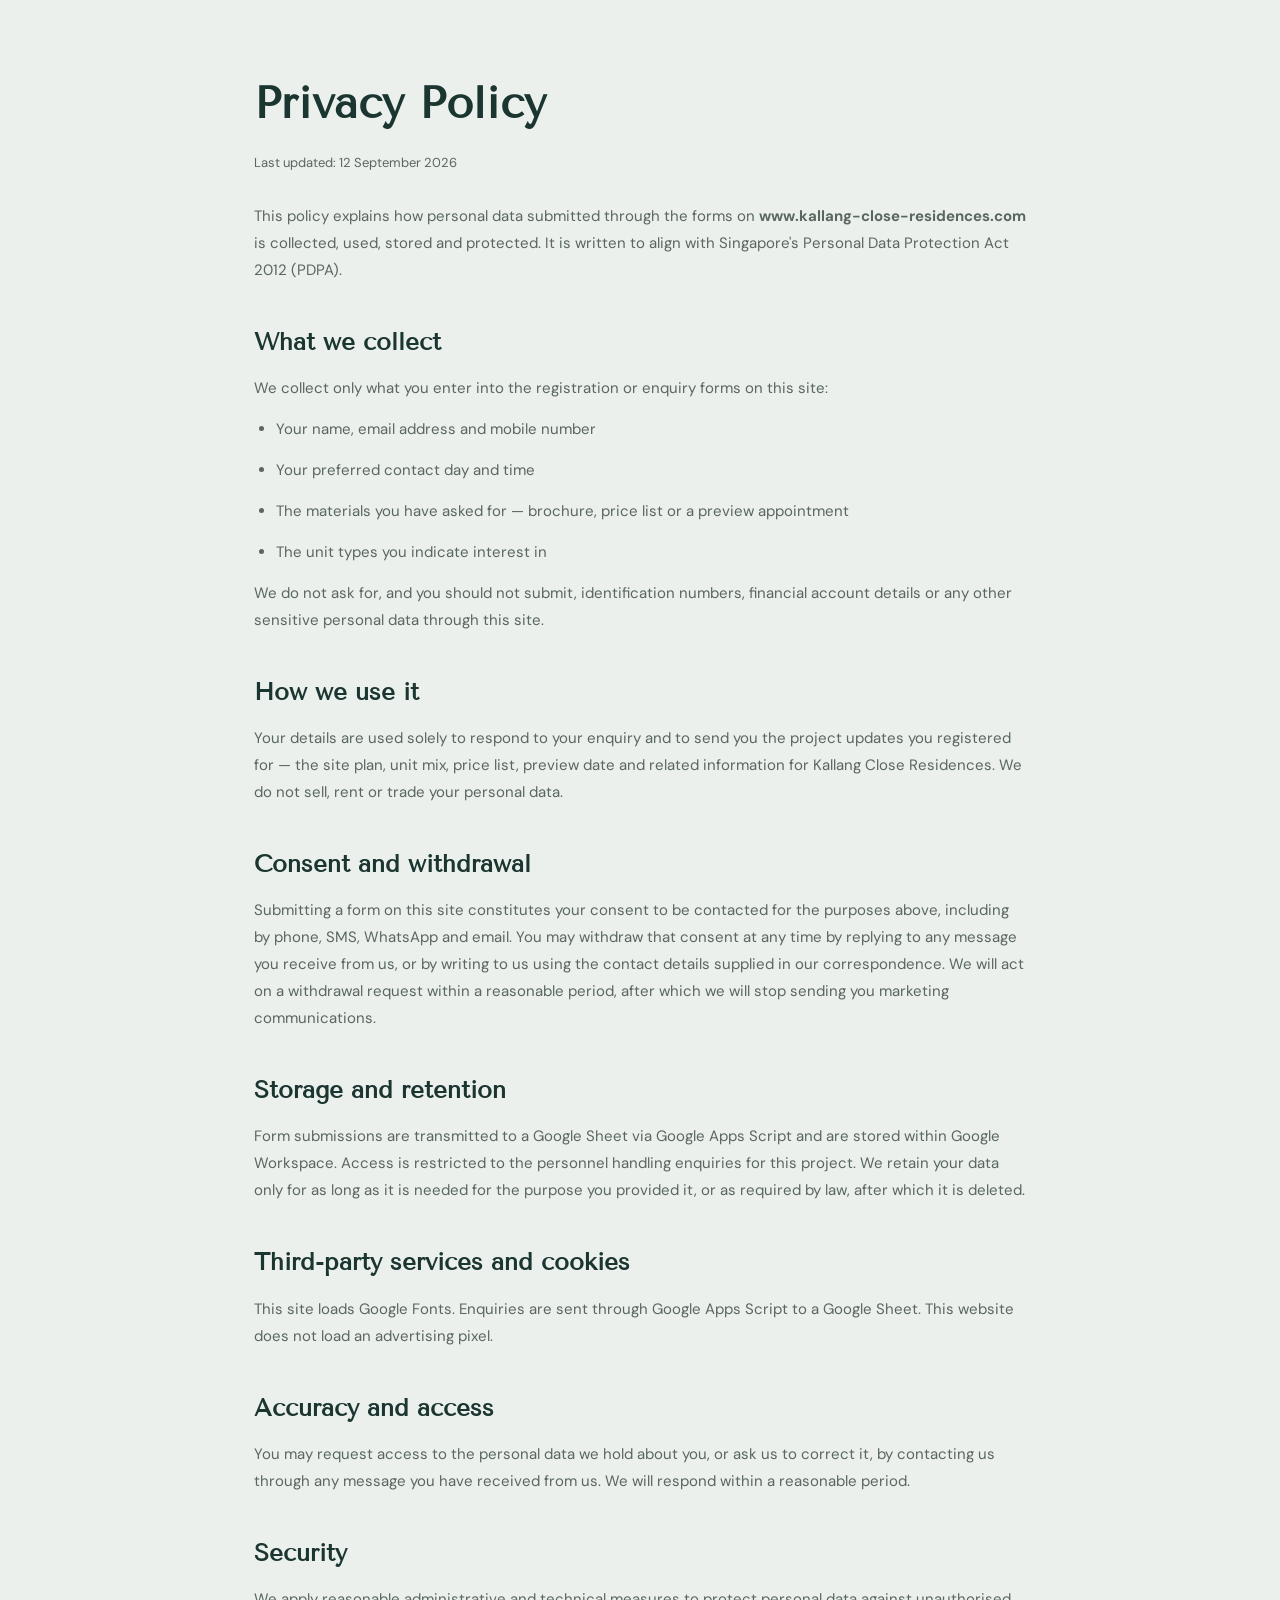
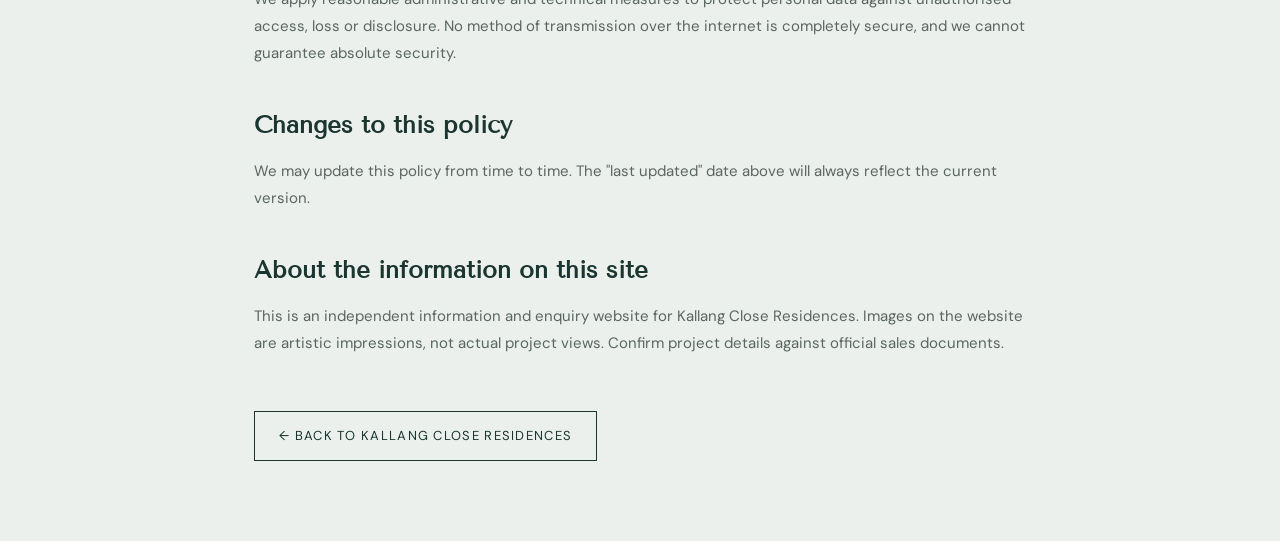
<file: privacy-policy.html>
<!DOCTYPE html>
<html lang="en">
<head>
<meta charset="UTF-8">
<meta name="viewport" content="width=device-width, initial-scale=1.0">
<title>Privacy Policy — Kallang Close Residences</title>
<meta name="description" content="How Kallang Close Residences collects, uses and protects the personal data submitted through the enquiry and registration forms on www.kallang-close-residences.com.">
<meta name="robots" content="index, follow">
<link rel="canonical" href="https://www.kallang-close-residences.com/privacy-policy.html">
<link href="https://fonts.googleapis.com/css2?family=DM+Sans:wght@400;500;600&family=Tenor+Sans&display=swap" rel="stylesheet">
<style>
  :root{--sky:#eaf0f5;--ink:#382c3d;--muted:#645e69}
  *,*::before,*::after{box-sizing:border-box;margin:0;padding:0}
  body{font-family:'DM Sans',sans-serif;color:var(--ink);background:var(--sky);line-height:1.8;font-size:15px}
  .wrap{max-width:820px;margin:0 auto;padding:64px 24px 80px}
  h1{font-family:'Tenor Sans',serif;font-size:clamp(30px,5vw,44px);color:var(--ink);margin-bottom:8px;font-weight:600}
  h2{font-family:'Tenor Sans',serif;font-size:24px;color:var(--ink);margin:36px 0 12px;font-weight:600}
  p,li{color:var(--muted);margin-bottom:14px}
  ul{padding-left:22px}
  a{color:var(--ink)}
  .meta{font-size:13px;color:var(--muted);margin-bottom:28px}
  .back{display:inline-block;margin-top:40px;font-size:13px;letter-spacing:.1em;text-transform:uppercase;text-decoration:none;border:1px solid var(--ink);color:var(--ink);padding:12px 24px}
</style>
<link rel="stylesheet" href="/assets/theme.css">
</head>
<body>
<div class="wrap">
<h1>Privacy Policy</h1>
<p class="meta">Last updated: 12 September 2026</p>

<p>This policy explains how personal data submitted through the forms on <strong>www.kallang-close-residences.com</strong> is collected, used, stored and protected. It is written to align with Singapore's Personal Data Protection Act 2012 (PDPA).</p>

<h2>What we collect</h2>
<p>We collect only what you enter into the registration or enquiry forms on this site:</p>
<ul>
  <li>Your name, email address and mobile number</li>
  <li>Your preferred contact day and time</li>
  <li>The materials you have asked for — brochure, price list or a preview appointment</li>
  <li>The unit types you indicate interest in</li>
</ul>
<p>We do not ask for, and you should not submit, identification numbers, financial account details or any other sensitive personal data through this site.</p>

<h2>How we use it</h2>
<p>Your details are used solely to respond to your enquiry and to send you the project updates you registered for — the site plan, unit mix, price list, preview date and related information for Kallang Close Residences. We do not sell, rent or trade your personal data.</p>

<h2>Consent and withdrawal</h2>
<p>Submitting a form on this site constitutes your consent to be contacted for the purposes above, including by phone, SMS, WhatsApp and email. You may withdraw that consent at any time by replying to any message you receive from us, or by writing to us using the contact details supplied in our correspondence. We will act on a withdrawal request within a reasonable period, after which we will stop sending you marketing communications.</p>

<h2>Storage and retention</h2>
<p>Form submissions are transmitted to a Google Sheet via Google Apps Script and are stored within Google Workspace. Access is restricted to the personnel handling enquiries for this project. We retain your data only for as long as it is needed for the purpose you provided it, or as required by law, after which it is deleted.</p>

<h2>Third-party services and cookies</h2>
<p>This site loads Google Fonts. Enquiries are sent through Google Apps Script to a Google Sheet. This website does not load an advertising pixel.</p>

<h2>Accuracy and access</h2>
<p>You may request access to the personal data we hold about you, or ask us to correct it, by contacting us through any message you have received from us. We will respond within a reasonable period.</p>

<h2>Security</h2>
<p>We apply reasonable administrative and technical measures to protect personal data against unauthorised access, loss or disclosure. No method of transmission over the internet is completely secure, and we cannot guarantee absolute security.</p>

<h2>Changes to this policy</h2>
<p>We may update this policy from time to time. The "last updated" date above will always reflect the current version.</p>

<h2>About the information on this site</h2>
<p>This is an independent information and enquiry website for Kallang Close Residences. Images on the website are artistic impressions, not actual project views. Confirm project details against official sales documents.</p>

<a class="back" href="/">&larr; Back to Kallang Close Residences</a>
</div>
</body>
</html>
</file>
<file: assets/site.css>
:root{--sky:#eaf0f5;--ink:#382c3d;--muted:#645e69;--paper:#fafbfc;--line:#cdd3dc;--lilac:#d6c9df;--green:#64775d;--accent:var(--accent);--ink-hover:color-mix(in srgb,var(--ink) 82%,white);--ink-line:color-mix(in srgb,var(--ink) 78%,white);--on-ink:color-mix(in srgb,var(--lilac) 80%,white);--on-ink-muted:color-mix(in srgb,var(--lilac) 70%,var(--ink));--wash:color-mix(in srgb,var(--lilac) 28%,var(--paper));--wash-strong:color-mix(in srgb,var(--lilac) 60%,var(--paper));--line-strong:color-mix(in srgb,var(--line) 80%,var(--sky));--line-dark:color-mix(in srgb,var(--line) 78%,var(--muted));--accent-soft:color-mix(in srgb,var(--accent) 55%,var(--paper));--accent-muted:color-mix(in srgb,var(--accent) 45%,var(--muted));--danger:var(--danger);--grid:color-mix(in srgb,var(--sky) 60%,white);--display:'Tenor Sans',sans-serif;--body:'DM Sans',sans-serif}*{box-sizing:border-box}html{scroll-behavior:smooth;scroll-padding-top:100px}body{margin:0;background:var(--paper);color:var(--ink);font:16px/1.75 var(--body)}h1,h2,h3,p,figure{margin:0}h1,h2,h3{font-family:var(--display);font-weight:400;line-height:1.12}h2{font-size:clamp(32px,3.5vw,52px);letter-spacing:-.04em;margin-bottom:26px}h3{font-size:24px;margin-bottom:16px}p+p{margin-top:18px}a{color:inherit;text-underline-offset:5px}button,input,select{font:inherit}button,a,input,select,summary{-webkit-tap-highlight-color:transparent}button,a,summary{touch-action:manipulation}a:hover{color:var(--green)}button:hover{background:var(--ink-hover);color:white}button:active,a:active{transform:translateY(1px)}:focus-visible{outline:3px solid var(--accent);outline-offset:5px}button{cursor:pointer}img{display:block;width:100%;height:auto;object-fit:cover}button:disabled{opacity:.6;cursor:wait}.eyebrow{font-size:11px;letter-spacing:.16em;font-weight:700;margin-bottom:24px}.header{height:100px;padding:0 5%;display:flex;align-items:center;justify-content:space-between;background:var(--sky);gap:25px}.brand{font-family:var(--display);font-size:15px;letter-spacing:.09em;text-decoration:none;display:flex;align-items:center;gap:14px;line-height:1.5}.brand small{display:block;font:8px var(--body);margin-top:5px;letter-spacing:.28em}.brand-icon{width:43px;height:51px;flex-shrink:0;object-fit:contain}.header nav{display:flex;gap:28px;font-size:12.5px}.header nav a{text-decoration:none}.button{border:1px solid var(--ink);background:var(--ink);color:white;display:inline-flex;align-items:center;justify-content:space-between;gap:35px;padding:15px 24px;font-size:13.5px;text-decoration:none;transition:background .2s,transform .2s}.button span{font-size:20px;line-height:1}.button.compact{padding:11px 18px}.hero{background:var(--sky);display:grid;grid-template-columns:1fr 1fr;padding:42px 5% 65px;gap:4%;min-height:690px;align-items:center}.hero-copy{padding:15px 0}.hero h1{font-size:clamp(40px,4.4vw,68px);letter-spacing:-.06em;margin-bottom:24px}.hero h1 span{font-size:.74em}.hero-line{font-family:var(--display);font-size:26px;line-height:1.3;margin-bottom:24px}.intro{font-size:16px;line-height:1.75;color:var(--muted);max-width:510px;margin-bottom:28px}.text-link{display:inline-block;font-size:13px;font-weight:600;margin-top:25px}.hero-copy>.text-link{display:block;width:fit-content}.hero-art{position:relative;align-self:stretch;min-height:540px}.hero-art img{height:100%;position:absolute;border-radius:48% 48% 3px 3px;object-position:52% center}.hero-art figcaption{position:absolute;bottom:10px;left:18px;right:18px;color:white;font-size:10.5px;text-shadow:0 1px 4px #000;background:color-mix(in srgb,var(--ink) 75%,transparent);padding:5px 8px;width:fit-content}.image-note{position:absolute;bottom:65px;left:35px;font:30px/1.25 var(--display);color:white;text-shadow:0 2px 12px var(--ink)}.launch-strip{padding:22px 5%;display:flex;align-items:center;gap:16px;border-bottom:1px solid var(--line);font-size:12.5px}.launch-strip strong{margin-left:20px;font-weight:500}.launch-strip a{margin-left:auto;text-decoration:none}.status-dot{width:7px;height:7px;background:var(--green);border-radius:50%}.section{padding:100px 7%;scroll-margin-top:20px}.overview{display:grid;grid-template-columns:1fr 1fr;gap:9%}.overview p,.plans p,.location-copy p{color:var(--muted);font-size:16px;max-width:64ch}.facts{background:var(--sky);padding:32px}.facts table{border-collapse:collapse;width:100%;font-size:14.5px}.facts caption{text-align:left;font:24px var(--display);margin-bottom:20px}.facts th,.facts td{padding:14px 0;border-bottom:1px solid var(--line);text-align:left}.facts th{font-weight:400;color:var(--muted);width:48%}.small{font-size:12.5px!important;line-height:1.7!important;color:var(--muted);margin-top:14px}.neighbourhood{background:var(--sky);display:grid;grid-template-columns:1fr 1fr;gap:36px 9%}.location-points{grid-column:1/-1;display:grid;grid-template-columns:repeat(3,1fr);gap:40px;margin-top:20px}.location-points article{border-top:1px solid var(--line-dark);padding-top:25px}.pill{font-size:10.5px;letter-spacing:.12em;display:inline-block;margin-bottom:22px}.location-points p{font-size:15.5px;color:var(--muted)}.plans{display:grid;grid-template-columns:1.1fr 1fr;gap:8%;align-items:center}.plans img{aspect-ratio:1.1;object-position:center;border-radius:2px 140px 2px 2px}.plans figcaption{font-size:11.5px;margin-top:10px;color:var(--muted)}.plans .button{margin-top:28px}.pricing{background:var(--ink);color:var(--sky);display:grid;grid-template-columns:1fr 1fr;gap:10%;align-items:center}.pricing p{font-size:16px;color:var(--on-ink)}.pricing .eyebrow{color:var(--lilac)}.light{background:var(--lilac);color:var(--ink);margin-top:30px}.release-list>div{padding:22px 0;border-bottom:1px solid var(--ink-line);display:flex;flex-direction:column;gap:8px}.release-list span{font-size:12.5px;color:var(--on-ink-muted)}.release-list strong{font-size:16px;font-weight:400}.faq{display:grid;grid-template-columns:.7fr 1.3fr;gap:8%}details{border-bottom:1px solid var(--line);padding:20px 0}summary{cursor:pointer;font-size:16.5px;padding-right:28px;position:relative;list-style:none}summary::-webkit-details-marker{display:none}summary:after{content:'+';position:absolute;right:2px;font-size:22px;top:-6px}details[open] summary:after{content:'−'}details p{font-size:15.5px;color:var(--muted);padding:16px 20px 0 0}.register{background:var(--wash-strong);display:grid;grid-template-columns:.85fr 1.15fr;gap:10%;align-items:start}.register>div>p{max-width:380px;font-size:16px}.form-card{background:var(--paper);padding:32px}.form-card h3{margin-bottom:24px}fieldset{border:0;padding:0;margin:0 0 22px;min-width:0}legend{font-size:12.5px;font-weight:600;margin-bottom:12px}.choices{display:flex;flex-wrap:wrap;gap:10px}.choice{font-size:12.5px;border:1px solid var(--line);padding:7px 9px;cursor:pointer;display:flex;align-items:center;gap:5px}.choice:has(input:checked){background:var(--sky);border-color:var(--ink)}input[type=checkbox]{accent-color:var(--ink);width:15px;height:15px;flex-shrink:0;margin:0}.fields{display:grid;grid-template-columns:1fr 1fr;gap:16px;margin-bottom:24px}.fields label{font-size:12.5px;font-weight:500}.fields input,.fields select{width:100%;min-width:0;border:1px solid var(--line);border-radius:0;background:white;color:var(--ink);padding:11px;margin-top:5px;font-size:16px}.wide{grid-column:1/-1}.consent{display:flex;align-items:flex-start;gap:10px;font-size:12.5px;line-height:1.6;margin-bottom:24px}.consent input{margin-top:3px}.submit{width:100%}.form-status{font-size:13px;margin-top:12px;color:var(--ink)}.form-status.error{color:var(--danger)}.sources{padding:45px 7%;font-size:12.5px;color:var(--muted)}.sources h2{font:17px var(--display);margin-bottom:15px}.sources p{margin-top:12px}footer{padding:30px 5%;border-top:1px solid var(--line);display:flex;align-items:center;justify-content:space-between;gap:25px;font-size:11.5px}footer .brand{display:block;font-size:12px}dialog{border:0;background:var(--paper);color:var(--ink);padding:30px;width:min(610px,calc(100% - 24px));max-height:90dvh;overflow:auto;box-shadow:0 20px 80px color-mix(in srgb,var(--ink) 33%,transparent)}dialog::backdrop{background:color-mix(in srgb,var(--ink) 67%,transparent);backdrop-filter:blur(5px)}.dialog-top{display:flex;justify-content:space-between;align-items:center;margin-bottom:15px}.dialog-top .eyebrow{margin:0;font-size:10.5px}.close{border:1px solid var(--line);background:transparent;color:var(--ink);font-size:25px;width:40px;height:40px;line-height:1;flex-shrink:0}dialog h2{font-size:31px;margin-bottom:12px}dialog>p{font-size:15px;margin-bottom:24px}.mobile-cta{display:none}.skip{position:fixed;top:-100px;left:15px;background:white;z-index:20;padding:10px}.skip:focus{top:10px}@media(min-width:1500px){.hero,.section{padding-left:max(7%,calc((100vw - 1300px)/2));padding-right:max(7%,calc((100vw - 1300px)/2))}}@media(max-width:1000px){.header nav{gap:15px}.hero{gap:30px}.hero h1{font-size:46px}.hero-art{min-height:560px}.section{padding:70px 5%;gap:40px}.fields{gap:12px}.form-card{padding:24px}}@media(max-width:760px){html{scroll-padding-top:20px}.header{height:84px;padding:0 5%}.brand{font-size:11px;gap:9px}.brand-icon{width:35px;height:42px}.brand small{font-size:6px}.header nav{display:none}.button.compact{font-size:12px;padding:10px 12px;gap:12px}.hero{display:flex;flex-direction:column;padding:25px 6% 30px;gap:32px}.hero-copy{width:100%;padding:0}.hero h1{font-size:clamp(38px,9vw,62px);margin-bottom:20px}.hero .eyebrow{font-size:10.5px;margin-bottom:20px}.hero-line{font-size:23px}.intro{font-size:15.5px}.hero-art{width:100%;min-height:420px}.hero-art img{position:absolute}.image-note{font-size:27px;left:26px}.hero-art figcaption{font-size:10px}.launch-strip{flex-wrap:wrap;padding:20px 6%;gap:10px}.launch-strip p{font-size:12px}.launch-strip strong{display:block;margin:3px 0 0}.launch-strip a{font-size:12px}.section{padding:60px 6%;display:block}.section h2{font-size:35px}.facts{margin-top:35px;padding:22px}.neighbourhood .location-copy{margin-top:25px}.location-points{display:block}.location-points article{margin-top:30px}.plans>div{margin-top:35px}.plans img{aspect-ratio:1.1}.release-list{margin-top:30px}.faq details:first-child{margin-top:20px}.form-card{margin-top:32px;padding:22px 18px}.sources{padding:35px 6%}footer{padding:30px 6% 100px;flex-wrap:wrap}.mobile-cta{display:block;position:fixed;bottom:0;left:0;right:0;padding:10px 6% calc(10px + env(safe-area-inset-bottom));background:color-mix(in srgb,var(--paper) 93%,transparent);border-top:1px solid var(--line);z-index:5}.mobile-cta .button{width:100%;justify-content:center;padding:12px}.fields{grid-template-columns:1fr}.wide{grid-column:auto}dialog{padding:22px 18px}dialog .fields{grid-template-columns:1fr 1fr}dialog .wide{grid-column:1/-1}dialog h2{font-size:27px}.choice{font-size:12px}.choices{gap:7px}}@media(prefers-reduced-motion:reduce){html{scroll-behavior:auto}*{transition:none!important}}

/* ---- 2026-09-11: SVG arrow icons (replace ↗/↓ glyphs that iOS renders as emoji) ---- */
.i{display:inline-block;width:.95em;height:.95em;flex-shrink:0;vertical-align:-.12em;fill:none;stroke:currentColor;stroke-width:1.5;stroke-linecap:round;stroke-linejoin:round;overflow:visible}
.i path{vector-effect:non-scaling-stroke}
.button .i{width:18px;height:18px;vertical-align:0;transition:transform .45s cubic-bezier(.34,1.56,.64,1)}
.button:hover .i,.button:focus-visible .i{transform:translate(2px,-2px)}
a:hover .i{transform:translate(1px,-1px)}
a[href^="#"]:hover .i{transform:translateY(2px)}
a .i{transition:transform .35s cubic-bezier(.34,1.56,.64,1)}
.launch-strip a{white-space:nowrap}

/* ---- Artistic impressions gallery ---- */
.impressions-section{background:var(--ink);color:var(--sky)}
.impressions-section .eyebrow{color:var(--lilac)}
.impressions-section .section-answer{color:var(--on-ink)}
.impressions-section .source-note{color:var(--on-ink-muted)}
.impressions-grid{display:grid;grid-template-columns:1.7fr 1fr;grid-template-rows:auto auto;gap:26px 26px}
.impressions-grid:focus-visible{outline-offset:8px}
.impressions-grid figure{min-width:0;display:flex;flex-direction:column}
.impressions-grid img{aspect-ratio:3/2;border-radius:3px}
.imp-lead{grid-row:1/3}
.imp-lead img{flex:1;min-height:0;aspect-ratio:auto;height:100%;border-radius:50% 50% 3px 3px/200px 200px 3px 3px}
.impressions-grid figcaption{display:flex;justify-content:space-between;align-items:baseline;gap:16px;padding-top:12px;margin-top:12px;border-top:1px solid var(--ink-line)}
.impressions-grid figcaption strong{font:400 18px/1.3 var(--display);color:#fff}
.impressions-grid figcaption span{font-size:10.5px;letter-spacing:.14em;text-transform:uppercase;color:var(--on-ink-muted);white-space:nowrap}

/* ---- Floor plans: living image + illustrative plan viewer ---- */
.plans{row-gap:70px}
.plans-living img{aspect-ratio:1.1}
.plan-viewer{grid-column:1/-1;border-top:1px solid var(--ink);padding-top:34px}
.plan-viewer-head{display:flex;justify-content:space-between;align-items:baseline;flex-wrap:wrap;gap:10px 30px;margin-bottom:22px}
.plan-viewer-head h3{margin:0;font-size:27px}
.plans .plan-flag{font-size:10.5px;letter-spacing:.14em;text-transform:uppercase;font-weight:700;color:var(--green);max-width:none}
.plan-tabs{display:grid;grid-template-columns:repeat(5,1fr);border:1px solid var(--ink);border-bottom:0}
.plan-tabs button{background:transparent;color:var(--ink);border:0;border-right:1px solid var(--line);padding:14px 10px;display:flex;align-items:baseline;justify-content:center;gap:8px;font-size:13px;transition:background .2s}
.plan-tabs button:last-child{border-right:0}
.plan-tabs strong{font:400 28px/1 var(--display)}
.plan-tabs button:hover{background:var(--sky);color:var(--ink)}
.plan-tabs button[aria-selected=true]{background:var(--ink);color:#fff;border-right-color:var(--ink)}
.plan-tabs button:focus-visible{outline-offset:-5px;outline-color:var(--lilac)}
.plan-sheet{display:grid;grid-template-columns:1fr 290px;border:1px solid var(--ink);background:#fff}
.plan-drawing{position:relative;display:block;overflow:hidden;aspect-ratio:3/2;border-right:1px solid var(--ink);background-color:#fff;background-image:linear-gradient(var(--grid) 1px,transparent 1px),linear-gradient(90deg,var(--grid) 1px,transparent 1px);background-size:24px 24px}
.plans .plan-drawing img{width:100%;height:100%;aspect-ratio:auto;object-fit:contain;border-radius:0;mix-blend-mode:multiply}
.plan-stamp{position:absolute;top:16px;left:16px;border:1.5px solid var(--green);color:var(--green);background:#ffffffd9;font-size:10.5px;letter-spacing:.16em;text-transform:uppercase;font-weight:700;padding:5px 9px;transform:rotate(-2.5deg)}
.plan-zoom{position:absolute;right:14px;bottom:14px;display:inline-flex;align-items:center;gap:2px;background:var(--ink);color:#fff;font-size:12px;padding:7px 11px;opacity:0;transform:translateY(4px);transition:opacity .25s,transform .25s}
.plan-drawing:hover .plan-zoom,.plan-drawing:focus-visible .plan-zoom{opacity:1;transform:none}
.plan-drawing:hover{color:inherit}
.plans .title-block{display:flex;flex-direction:column;margin:0;font-size:inherit;color:var(--ink)}
.title-block>div{padding:18px 22px;border-bottom:1px solid var(--line)}
.title-block span{display:block;font-size:10.5px;letter-spacing:.14em;text-transform:uppercase;font-weight:700;color:var(--muted);margin-bottom:6px}
.title-block strong{font:400 30px/1.1 var(--display)}
.plans .title-block p{font-size:14.5px;line-height:1.6;color:var(--ink);margin:0}
.title-block .tb-tip{flex:1;border-bottom:0;background:var(--sky)}

/* ---- E-brochure preview in the enquiry column ---- */
.register>div:first-child{position:sticky;top:30px}
.brochure-preview{margin-top:38px;max-width:460px}
.brochure-preview img{border-radius:3px;box-shadow:0 1px 2px color-mix(in srgb,var(--ink) 8%,transparent),0 22px 44px -22px color-mix(in srgb,var(--ink) 40%,transparent)}
.brochure-preview figcaption{font-size:14.5px;line-height:1.65;color:var(--muted);margin-top:16px}
.brochure-preview figcaption strong{color:var(--ink);font-weight:600}
.brochure-preview figcaption span{display:block;font-size:10.5px;letter-spacing:.14em;text-transform:uppercase;font-weight:700;margin-top:8px}

@media(max-width:1000px){.plan-sheet{grid-template-columns:1fr 240px}.impressions-grid{gap:18px}}
@media(max-width:760px){
.impressions-grid{display:flex;overflow-x:auto;scroll-snap-type:x mandatory;scroll-padding:0 6%;gap:14px;margin:0 -6.5%;padding:0 6.5% 4px;scrollbar-width:none;-webkit-overflow-scrolling:touch}
.impressions-grid::-webkit-scrollbar{display:none}
.impressions-grid figure{flex:0 0 84%;scroll-snap-align:start}
.impressions-grid img,.imp-lead img{flex:none;height:auto;aspect-ratio:1/1.1}
.imp-lead img{border-radius:50% 50% 3px 3px/120px 120px 3px 3px}
.impressions-grid figcaption strong{font-size:17px}
.plans-living img{aspect-ratio:3/2;border-radius:2px 90px 2px 2px}
.plans>.plans-copy{margin-top:30px}
.plans>.plan-viewer{margin-top:48px;padding-top:26px}
.plan-viewer-head{margin-bottom:18px}
.plan-viewer-head h3{font-size:24px}
.plan-tabs button{flex-direction:column;align-items:center;gap:4px;padding:10px 2px 9px}
.plan-tabs strong{font-size:24px}
.plan-tabs span{font-size:10.5px;letter-spacing:.04em}
.plan-sheet{grid-template-columns:1fr}
.plan-drawing{aspect-ratio:4/3;border-right:0;border-bottom:1px solid var(--ink)}
.plans .plan-drawing img{object-fit:cover}
.plan-stamp{display:none}
.plan-zoom{opacity:1;transform:none;top:10px;right:10px;bottom:auto;width:36px;height:36px;padding:0;justify-content:center;background:color-mix(in srgb,var(--ink) 90%,transparent)}.plan-zoom-text{display:none}.plan-zoom .i{width:16px;height:16px}
.plans .title-block{display:grid;grid-template-columns:auto 1fr}
.title-block>div{padding:14px 16px}
.title-block>div:first-child{border-right:1px solid var(--line)}
.title-block strong{font-size:24px;white-space:nowrap}
.title-block .tb-tip{grid-column:1/-1}
.plans .title-block p{font-size:14px}
.register>div:first-child{position:static}
.brochure-preview{margin-top:28px;max-width:none}
.mobile-cta{-webkit-backdrop-filter:blur(10px);backdrop-filter:blur(10px)}
.mobile-cta .button{gap:10px;min-height:50px;font-size:14.5px;letter-spacing:.01em}
.mobile-cta .button .i{width:17px;height:17px}
}
@media(prefers-reduced-motion:reduce){.i,.plan-zoom{transition:none!important}.button:hover .i,a:hover .i{transform:none}}
</file>
<file: assets/research.css>
/* Research sections extend the established sky / aubergine visual system. */
.hero-art img{border-radius:100px 100px 3px 3px;object-position:center}.hero-art .image-note{font-size:27px;bottom:65px;background:color-mix(in srgb,var(--ink) 50%,transparent);padding:10px 14px;left:20px}
@media(max-width:760px){.section.timeline-section{display:block}.timeline-list li>div{min-width:0}}
.section-nav{display:flex;flex-wrap:wrap;align-items:center;justify-content:center;gap:12px 30px;padding:20px 5%;border-bottom:1px solid var(--line);background:var(--paper)}.section-nav a{font-size:12.5px;text-decoration:none;padding:6px 0}.section-heading{display:flex;align-items:flex-start;justify-content:space-between;gap:60px;margin-bottom:42px}.section-heading h2{margin-bottom:0}.section-heading>.section-answer{max-width:440px;padding-top:40px}.section-answer{font-size:17.5px;line-height:1.7;color:var(--muted);max-width:620px}.updated{font-size:12.5px;text-align:right;color:var(--muted);line-height:1.9;padding-top:10px;flex-shrink:0}.updated time{font-weight:600;color:var(--ink)}.source-note{font-size:12.5px!important;line-height:1.75!important;color:var(--muted);margin-top:22px!important}.source-note a{font-weight:500}.news-section{background:var(--sky)}.news-grid{display:grid;grid-template-columns:1.25fr 1fr 1fr;gap:35px}.news-grid article{border-top:1px solid var(--line-dark);padding-top:25px;display:flex;flex-direction:column}.news-grid .news-lead{border-top:3px solid var(--ink);padding-top:23px}.news-meta{display:flex;flex-wrap:wrap;gap:7px 15px;font-size:10.5px;letter-spacing:.06em;margin-bottom:24px}.news-meta span{color:var(--muted)}.news-grid h3{font-size:25px;line-height:1.3;margin-bottom:20px}.news-grid p{font-size:15.5px;color:var(--muted);line-height:1.75}.news-grid article>a{font-size:12.5px;margin-top:auto;padding-top:25px}.land-intro{display:grid;grid-template-columns:1.25fr .75fr;gap:9%;align-items:center;margin-bottom:55px}.land-number{padding:30px 0 30px 40px;border-left:1px solid var(--line)}.land-number>span{display:block;font-size:11.5px;letter-spacing:.13em}.land-number>strong{display:block;font:clamp(55px,6.5vw,86px)/1.2 var(--display);letter-spacing:-.06em;margin:12px 0}.land-number>p{font-size:15.5px;color:var(--muted);margin-top:24px}.research-grid{display:grid;grid-template-columns:1fr 1fr;gap:7%}.research-grid h3{font-size:25px;line-height:1.3}.research-grid p,.price-examples p,.comparison-block p,.buyer-check li{font-size:15.5px;color:var(--muted);line-height:1.8}.research-grid p strong{color:var(--ink);font-weight:600}.table-wrap{overflow-x:auto;max-width:100%}.data-table{border-collapse:collapse;width:100%;font-size:14.5px}.data-table caption{text-align:left;font-size:12.5px;color:var(--muted);padding:18px 0 15px;line-height:1.6}.data-table td,.data-table th{text-align:left;border-bottom:1px solid var(--line);padding:15px 12px;vertical-align:top}.data-table th{font-weight:500}.data-table thead{background:var(--sky);font-size:11.5px;letter-spacing:.025em}.data-table tbody th{font-weight:400}.data-table td:last-child{white-space:nowrap}.data-table .highlight-row{background:color-mix(in srgb,var(--sky) 53%,transparent);font-weight:600}.estimate-box{background:var(--sky);padding:25px;margin-top:25px}.estimate-box>span{font-size:10.5px;letter-spacing:.1em}.estimate-box>strong{display:block;font:32px/1.3 var(--display);margin:14px 0}.estimate-box strong small{font-size:15px}.estimate-box p{font-size:12.5px!important;line-height:1.7}.price-examples{display:grid;grid-template-columns:.85fr 1.15fr;gap:7%;margin-top:55px;border-top:1px solid var(--line);padding-top:35px}.price-examples h3{font-size:25px;line-height:1.3}.timeline-section{background:var(--ink);color:var(--sky);display:grid;grid-template-columns:.8fr 1.2fr;gap:9%}.timeline-section .section-answer{color:var(--on-ink);font-size:16px}.timeline-section>.timeline-list{margin:0;padding:0;list-style:none}.timeline-list li{position:relative;display:grid;grid-template-columns:145px 1fr;gap:28px;padding:0 0 35px 22px;border-left:1px solid var(--accent-muted)}.timeline-list li:before{content:'';position:absolute;left:-4px;top:7px;width:7px;height:7px;border-radius:50%;background:var(--lilac)}.timeline-list li:last-child{padding-bottom:0;border-color:transparent}.timeline-date{font-size:12.5px}.timeline-date>span{display:block;font-size:10.5px;color:var(--accent-soft);margin-top:7px;text-transform:uppercase;letter-spacing:.08em}.timeline-list h3{font-size:21px;line-height:1.3;margin-bottom:12px}.timeline-list p{font-size:14.5px;line-height:1.8;color:var(--on-ink)}.timeline-list a{font-size:12px;color:var(--accent-soft);display:inline-block;margin-top:12px}.discover-heading{max-width:750px;margin-bottom:45px}.discover-heading>p:last-child{font-size:17px;color:var(--muted);max-width:600px}.discover-layout{display:grid;grid-template-columns:1fr 1fr;gap:8%;align-items:stretch}.discover-layout figure{min-width:0}.discover-layout img{height:calc(100% - 30px);min-height:450px;object-fit:cover;border-radius:200px 200px 0 0}.discover-layout figcaption{font-size:11px;color:var(--muted);margin-top:8px}.discover-stories article{border-top:1px solid var(--line);padding:23px 0}.discover-stories article:first-child{padding-top:0;border:0}.discover-stories h3{font-size:24px;line-height:1.3;margin-bottom:12px}.discover-stories p{font-size:15.5px;line-height:1.8;color:var(--muted)}.location-expanded{background:var(--sky)}.rail-panel{background:var(--paper);display:grid;grid-template-columns:.8fr 1.2fr;gap:6%;padding:35px}.rail-panel .eyebrow{font-size:10.5px;display:block}.rail-panel h3{font-size:28px}.rail-panel p{font-size:15.5px;color:var(--muted)}.rail-stops{display:flex;list-style:none;align-items:center;margin:0;padding:0}.rail-stops li{position:relative;border-top:2px solid var(--accent);padding:25px 15px 0 0;flex:1;align-self:center;min-height:140px}.rail-stops li:before{content:'';width:10px;height:10px;border:2px solid var(--accent);background:var(--paper);position:absolute;top:-7px;left:0;border-radius:50%}.rail-code{display:block;font-size:10.5px;color:var(--accent);margin-bottom:10px}.rail-stops strong{font-size:15px;font-weight:500;display:block}.rail-stops small{font-size:12.5px;display:block;margin-top:8px;color:var(--muted);line-height:1.7}.amenity-header{display:flex;align-items:center;justify-content:space-between;gap:30px;margin-top:55px}.amenity-header h3{margin:0;font-size:26px}.amenity-header>a{font-size:12.5px;white-space:nowrap}.amenity-filters{display:flex;flex-wrap:wrap;gap:8px;margin-top:28px}.amenity-filters button{border:1px solid var(--line-dark);background:transparent;color:var(--ink);font-size:12.5px;padding:9px 14px}.amenity-filters button[aria-pressed=true]{background:var(--ink);color:white;border-color:var(--ink)}.amenity-filters button:hover{background:var(--line-strong)}.amenity-filters button[aria-pressed=true]:hover{background:var(--ink-hover)}.amenity-table thead{background:var(--line-strong)}.amenity-table th,.amenity-table td{border-color:var(--line-strong)}.amenity-table [hidden]{display:none}.amenity-table td:last-child{width:140px}.location-notes{margin-top:45px}.investment-section{background:var(--wash)}.investment-verdict{background:var(--ink);color:white;padding:30px 35px;margin-bottom:45px;display:flex;align-items:center;gap:50px}.investment-verdict>span{font-size:10.5px;letter-spacing:.15em;min-width:100px}.investment-verdict>p{font:24px/1.5 var(--display);max-width:850px}.comparison-block{margin-top:50px;padding-top:40px;border-top:1px solid var(--line);display:grid;grid-template-columns:1fr 1fr;gap:7%}.comparison-block h3{font-size:27px;line-height:1.3}.rental-panel{margin-top:45px;background:var(--paper);padding:35px;display:grid;grid-template-columns:1fr 1fr;gap:7%}.rental-panel h3{font-size:30px;line-height:1.2}.rental-panel p{font-size:15.5px;color:var(--muted)}.buyer-check{margin-top:45px}.buyer-check>h3{font-size:28px}.buyer-check ol{display:grid;grid-template-columns:1fr 1fr;gap:22px 7%;padding-left:22px;margin:25px 0 30px}.buyer-check strong{font-weight:600;color:var(--ink)}.faq summary h3{font:16.5px/1.6 var(--body);margin:0}.hero-art figcaption{max-width:calc(100% - 36px)}
@media(max-width:1000px){.news-grid{gap:22px}.section-heading{gap:35px}.section-heading>.section-answer{max-width:350px}.research-grid{gap:35px}.timeline-section{gap:40px}.timeline-list li{grid-template-columns:115px 1fr;gap:18px}.rail-panel{display:block}.rail-stops{margin-top:40px}.rail-stops li{min-height:110px}.section-heading h2{font-size:38px}.amenity-header{align-items:start}.land-number{padding-left:25px}.land-number>strong{font-size:65px}}
@media(max-width:760px){.section-nav{justify-content:flex-start;gap:5px 22px;padding:14px 6%}.section-nav a{font-size:11.5px}.section-heading{display:block;margin-bottom:30px}.section-heading>.section-answer{padding-top:24px;max-width:none}.updated{text-align:left;margin-top:20px}.news-grid{display:block}.news-grid article{margin-top:30px}.news-grid article>a{margin-top:0}.news-grid h3{font-size:25px}.land-intro,.research-grid,.price-examples,.discover-layout,.comparison-block,.rental-panel{display:block}.land-intro{margin-bottom:35px}.land-number{margin-top:30px;padding:25px 0;border-left:0;border-top:1px solid var(--line);border-bottom:1px solid var(--line)}.land-number>strong{font-size:70px}.land-number>p{margin-top:15px}.research-grid>div+div,.research-grid>article+article{margin-top:38px}.data-table{font-size:14px}.bids-table th:nth-child(3),.bids-table td:nth-child(3){display:none}.data-table th,.data-table td{padding:13px 8px}.data-table thead{font-size:11px}.data-table caption{font-size:12px}.estimate-box>strong{font-size:29px}.price-examples{margin-top:35px}.timeline-section>.timeline-list{margin-top:40px}.timeline-list li{grid-template-columns:100px 1fr;padding-left:15px;gap:15px}.timeline-date{font-size:12px}.timeline-date>span{font-size:10px}.timeline-list h3{font-size:20px}.timeline-list p{font-size:14.5px}.discover-heading{margin-bottom:30px}.discover-layout img{height:370px;min-height:0}.discover-stories{margin-top:35px}.discover-stories article:last-child{padding-bottom:0}.rail-panel{padding:26px 22px}.rail-stops{display:block;margin-top:30px}.rail-stops li{border-top:0;border-left:2px solid var(--accent);padding:0 0 28px 23px;min-height:0}.rail-stops li:before{left:-7px;top:4px}.rail-stops li:last-child{padding-bottom:0;border-left-color:transparent}.rail-code{margin-bottom:5px}.rail-stops small{margin-top:4px}.amenity-header{display:block;margin-top:35px}.amenity-header h3{font-size:25px}.amenity-header>a{display:inline-block;margin-top:15px;font-size:12px}.amenity-filters{gap:7px}.amenity-filters button{font-size:12px;padding:8px 10px}.amenity-table td:last-child{width:auto}.amenity-table td:nth-child(2){font-size:12.5px}.location-notes{margin-top:35px}.investment-verdict{display:block;padding:24px;margin-bottom:35px}.investment-verdict>span{display:block;margin-bottom:15px}.investment-verdict>p{font-size:23px}.comparison-block{margin-top:35px;padding-top:30px}.comparison-block>.table-wrap{margin-top:20px}.rental-panel{padding:24px 18px;margin-top:30px}.rental-panel>.table-wrap{margin-top:20px}.buyer-check ol{display:block}.buyer-check li+li{margin-top:18px}.buyer-check>h3{font-size:26px}.buyer-check .button{width:100%}.source-note{font-size:12px!important}.section-answer{font-size:16.5px}.faq summary h3{font-size:16px}}
</file>
<file: assets/guide.css>
.guide-byline{margin:0;padding:16px 5%;font-size:12px;line-height:1.8;color:var(--muted);background:var(--sky);border-top:1px solid var(--line)}.guide-byline br{display:none}.guide-byline time{white-space:nowrap}.guide-byline>a{margin-right:20px}.connectivity-section{background:var(--wash)}.connectivity-routes{display:grid;grid-template-columns:.65fr 1.35fr;gap:6%;margin-top:42px}.connectivity-routes h3{font-size:27px;line-height:1.3}.connectivity-routes p{font-size:15.5px;color:var(--muted)}.connectivity-routes .data-table td:last-child{white-space:normal}.connection-cards{display:grid;grid-template-columns:repeat(3,1fr);gap:30px;margin-top:40px}.connection-cards article{border-top:1px solid var(--line);padding-top:25px}.connection-cards .eyebrow{font-size:10.5px;display:block;margin-bottom:16px}.connection-cards h3{font-size:24px;line-height:1.3}.connection-cards p{font-size:15.5px;color:var(--muted)}.connection-cards a{display:inline-block;font-size:12.5px;margin-top:20px}.commute-note{border-left:3px solid var(--accent-soft);padding-left:25px;margin-top:40px;max-width:820px}.commute-note h3{font-size:22px}.commute-note p{font-size:15.5px;color:var(--muted)}.securing-section{background:var(--sky)}.purchase-steps{list-style:none;counter-reset:none;padding:0;margin:0;display:grid;grid-template-columns:1fr 1fr;gap:40px 6%}.purchase-steps li{display:flex;gap:20px;border-top:1px solid var(--line-dark);padding-top:28px;min-width:0}.step-marker{font:26px var(--display);color:var(--accent-muted);flex-shrink:0}.purchase-steps li>div{min-width:0}.purchase-steps h3{font-size:25px;line-height:1.3}.purchase-steps p{font-size:15.5px;line-height:1.8;color:var(--muted)}.purchase-steps .step-result{font-size:14px;color:var(--ink);margin-top:18px;padding-left:14px;border-left:2px solid var(--accent-soft)}.step-result>span{display:block;font-size:10.5px;letter-spacing:.06em;text-transform:uppercase;margin-bottom:6px}.booking-example{display:grid;grid-template-columns:1fr 1fr;gap:7%;padding:35px;background:var(--paper);margin-top:45px}.booking-example h3{font-size:27px;line-height:1.3}.booking-example p{font-size:15.5px;color:var(--muted)}.booking-example .eyebrow{font-size:10.5px}.guide-action{display:flex;justify-content:space-between;gap:35px;align-items:center;margin-top:40px;padding-top:30px;border-top:1px solid var(--line)}.guide-action h3{font-size:25px;margin-bottom:10px}.guide-action p{font-size:15.5px;color:var(--muted)}.guide-action .button{flex-shrink:0}.editorial-note{border-top:1px solid var(--line);padding-top:20px;margin-top:20px}.editorial-note h3{font-size:19px}.editorial-note p{font-size:14px;max-width:960px}
@media(max-width:760px){.guide-byline{font-size:11.5px;padding:14px 6%}.guide-byline br{display:block}.connectivity-routes,.connection-cards,.purchase-steps,.booking-example,.guide-action{display:block}.connectivity-routes{margin-top:30px}.connectivity-routes>.table-wrap{margin-top:20px}.connectivity-routes .data-table td{font-size:14px}.connection-cards article+article{margin-top:30px}.connection-cards{margin-top:30px}.commute-note{padding-left:20px}.purchase-steps li{gap:15px;margin-top:28px;padding-top:23px}.purchase-steps h3{font-size:24px}.step-marker{font-size:23px}.booking-example{padding:25px 20px;margin-top:35px}.booking-example>div+div{margin-top:30px;border-top:1px solid var(--line);padding-top:25px}.booking-example h3{font-size:25px}.guide-action .button{margin-top:24px;width:100%}.editorial-note p{font-size:13.5px}}
</file>
<file: assets/theme.css>
/* Generated by make_brand.py — palette overrides. Derived colours are computed in site.css. */
:root{--ink:#1b3530;--sky:#ebf0ec;--paper:#fbfbf8;--muted:#5a6660;--line:#cad4ce;--lilac:#e6d8b8;--green:#5f7a63;--accent:#9c7a45}
</file>
